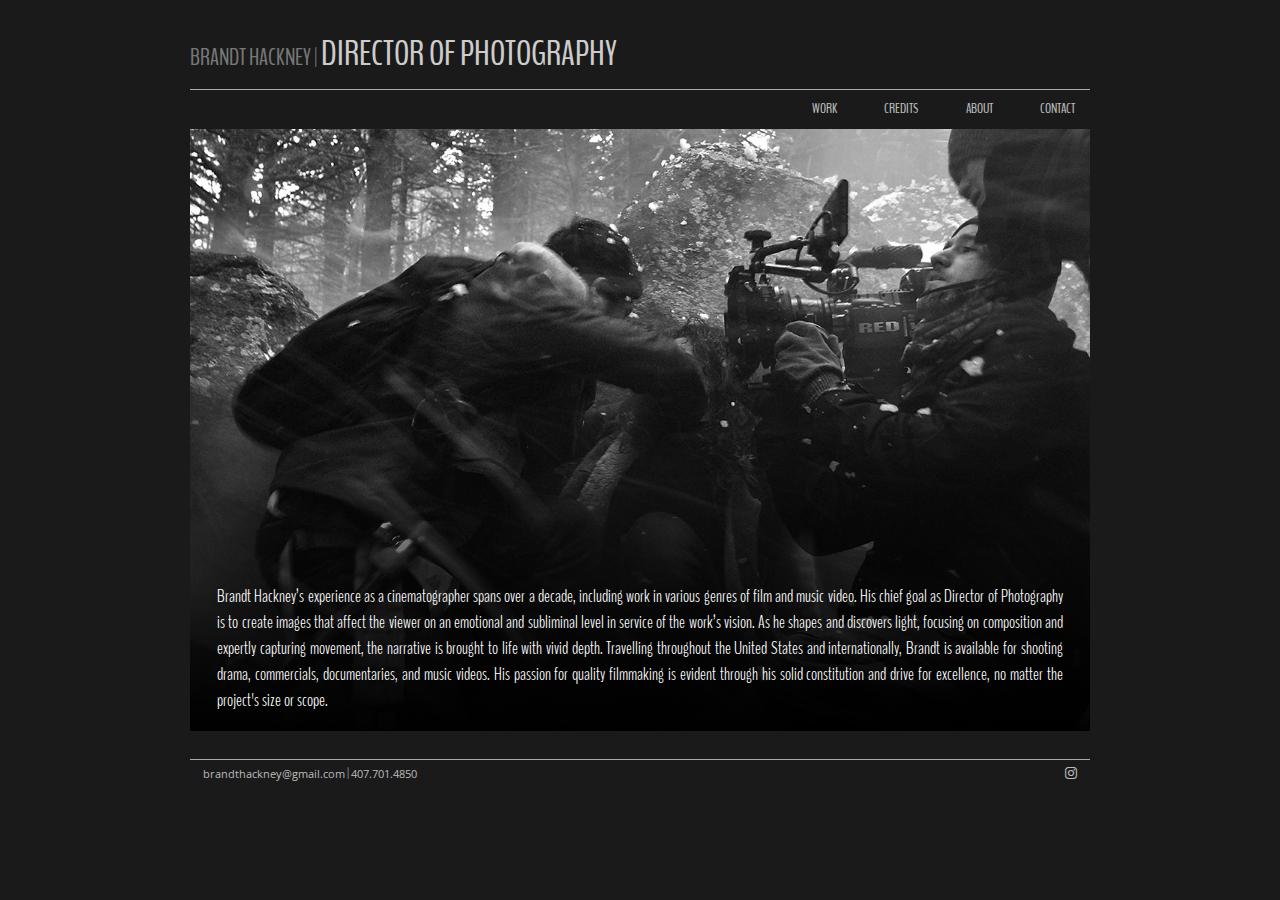
<file: about.html>
<!DOCTYPE html>
<html>   
  <meta charset="utf-8"> 
  <head>
<!--Tab Label-->
      <link rel="icon" type="image/png" href="img/favicon-32x32.png" sizes="32x32">
      <title>brandt hackney | DIRECTOR OF PHOTOGRAPHY</title>
<!--Stylesheet-->
      <link rel="stylesheet" href="css/normalize.css">
      <link rel="stylesheet" href="css/bootstrap.css">
      <link rel="stylesheet" href="css/style.css">
      <link href="https://fonts.googleapis.com/css?family=Open+Sans+Condensed:300" rel="stylesheet"> 
<!--Instagram Source Sheet-->
      <link rel="stylesheet" href="https://cdnjs.cloudflare.com/ajax/libs/font-awesome/4.7.0/css/font-awesome.min.css">
<!--Font stylesheet-->
      <link href="https://fonts.googleapis.com/css?family=BenchNine:300,400,700" rel="stylesheet"  type="text/css"> 
      <meta name="viewport" content="width=device-width, initial-scale=1.0">
    </head>
    <body>
      <div class="container">
        <div class="topper">
          <div class="page-header">
            <a href="index.html" id="logo">      
              <h1><small>BRANDT HACKNEY | </small> DIRECTOR OF PHOTOGRAPHY</h1>
            </a>
          </div>  
          <nav class="special">
            <ul class="nav nav-pills">
              <li><a href="work.html">WORK</a></li>
              <li><a href="brandt_hackney_credits.pdf" target="_blank">CREDITS</a></li>
              <li><a href="about.html">ABOUT</a></li>
              <li><a href="contact.html">CONTACT</a></li>
            </ul>
          </nav>
        </div>

      <div class="about-container"> 
          <img src="img/actionbrandtfade.jpg">
          <div class="about-paragraph">
            <p id="text">
            Brandt Hackney’s experience as a cinematographer spans over a decade, including work in various genres of film and music video.  His chief goal as Director of Photography is to create images that affect the viewer on an emotional and subliminal level in service of the work’s vision.  As he shapes and discovers light, focusing on composition and expertly capturing movement, the narrative is brought to life with vivid depth.  Travelling throughout the United States and internationally, Brandt is available for shooting drama, commercials, documentaries, and music videos.   His passion for quality filmmaking is evident through his solid constitution and drive for excellence, no matter the project's size or scope.
            </p>    
          </div>
      </div>
      <footer class="main-footer">
          <div class="row">
            <div class="col-xs-10">
              <span class="email"><a href="mailto:brandthackney@gmail.com">brandthackney@gmail.com</a></span> |
              <span class="phone"><a href="tel:">407.701.4850</a></span>
            </div>
            <div class="col-xs-2 text-right">
              <a href="https://www.instagram.com/b.r.a.n.d.t/" target="https://www.instagram.com/b.r.a.n.d.t">
                <i class="fa fa-instagram"></i>
              </a>
            </div>
          </div>
        </footer>
   </body>
  </html>
</file>
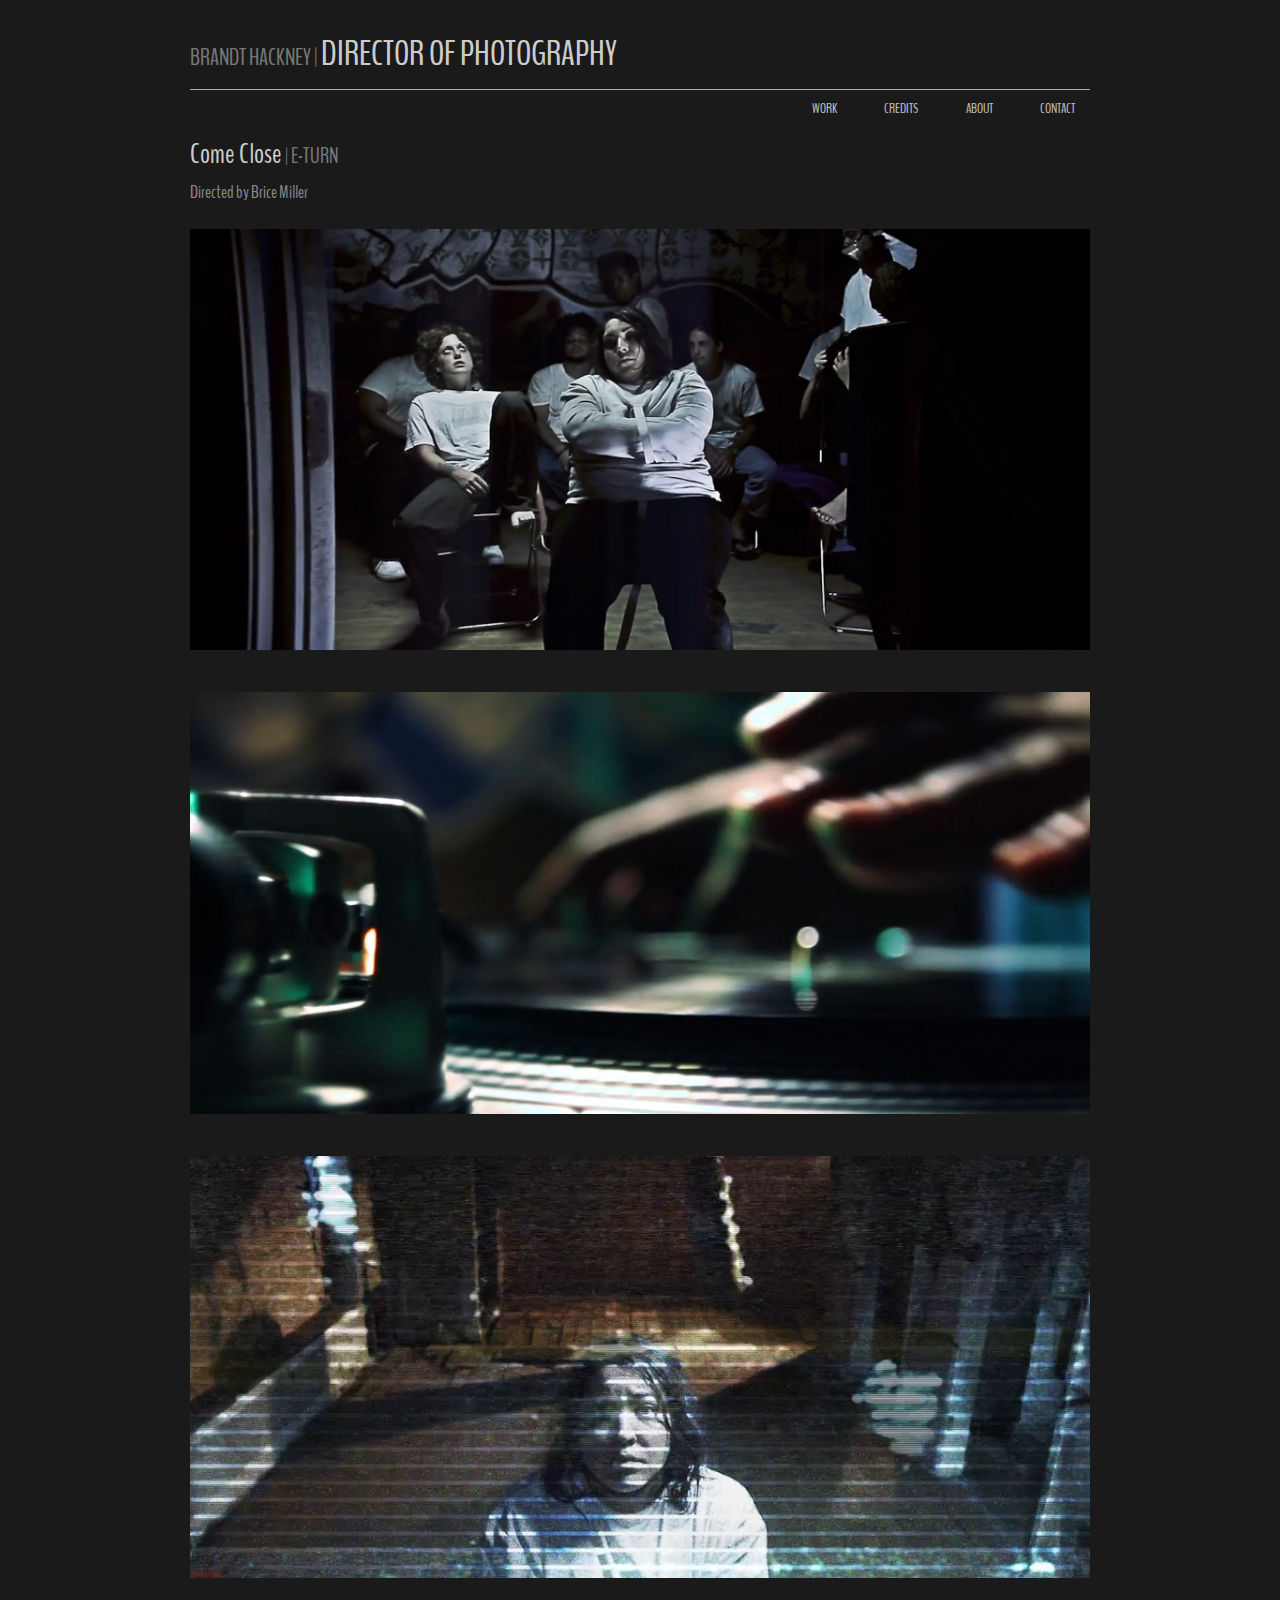
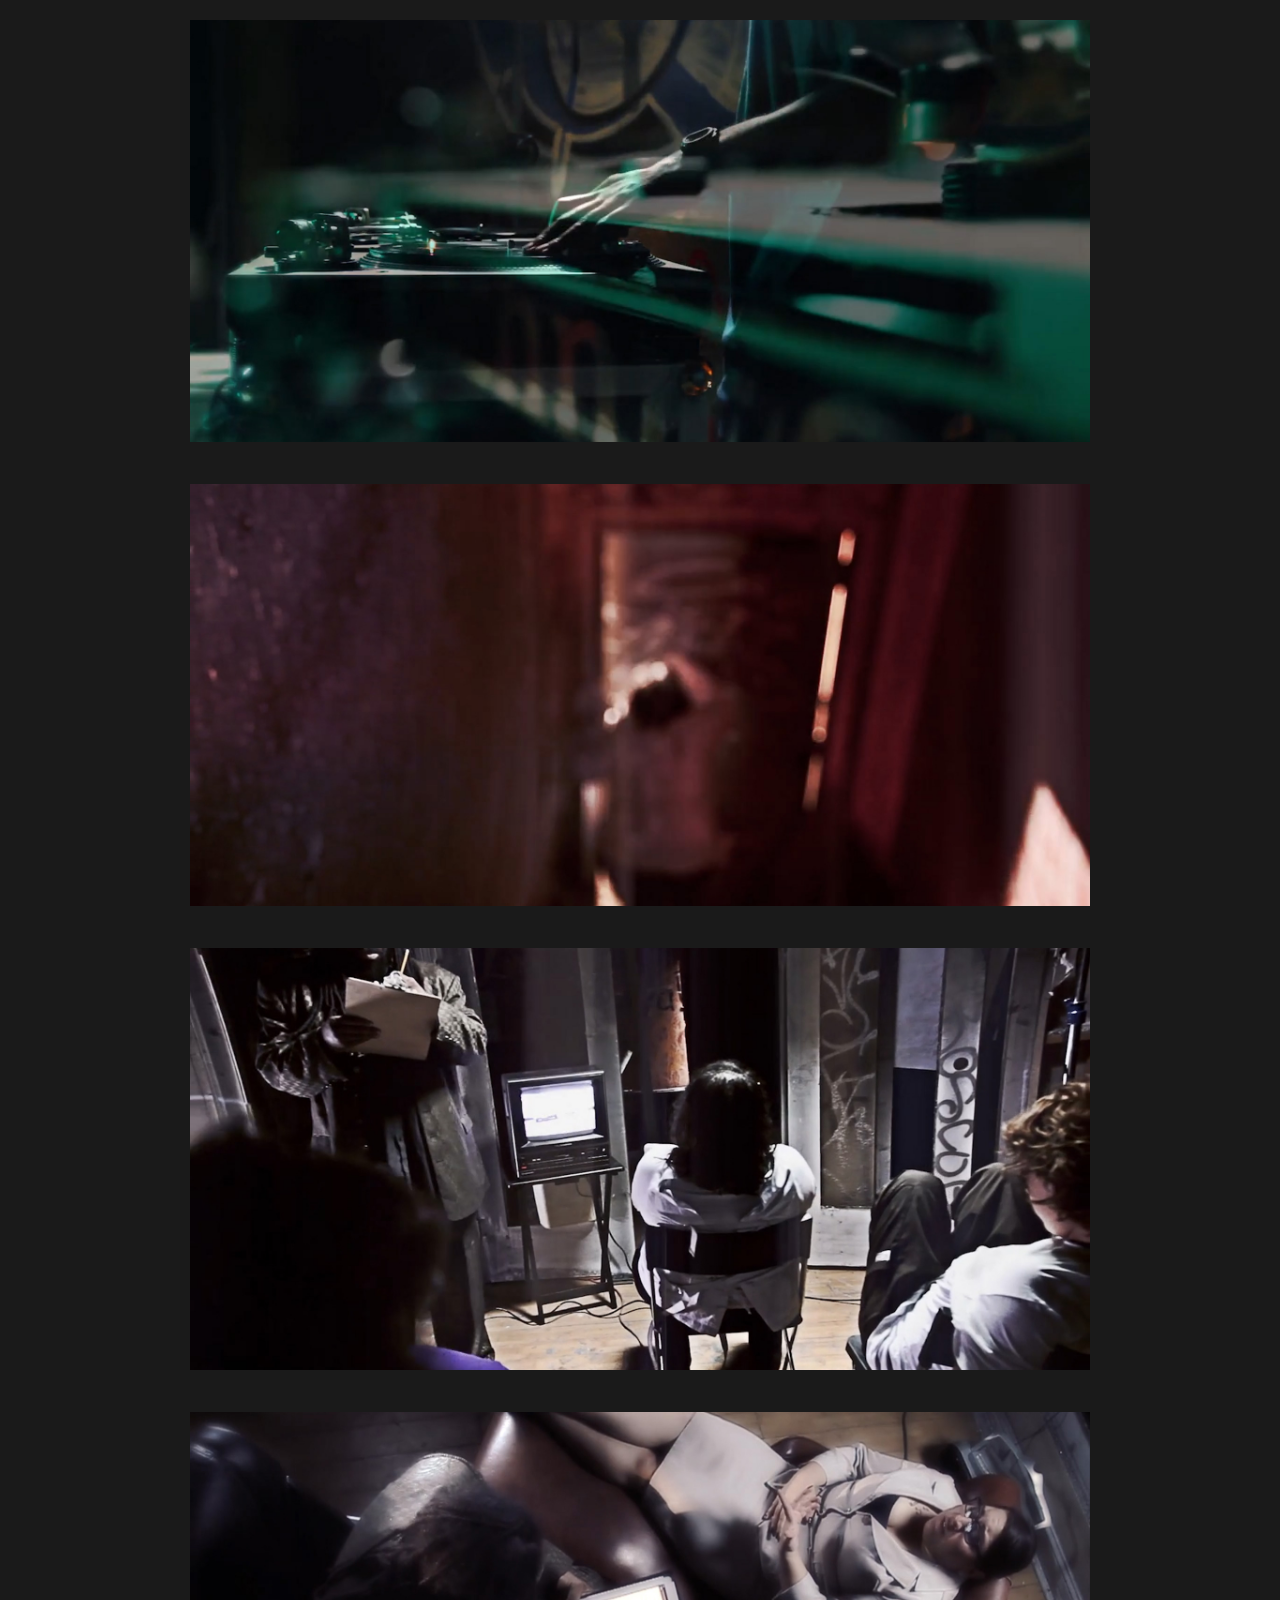
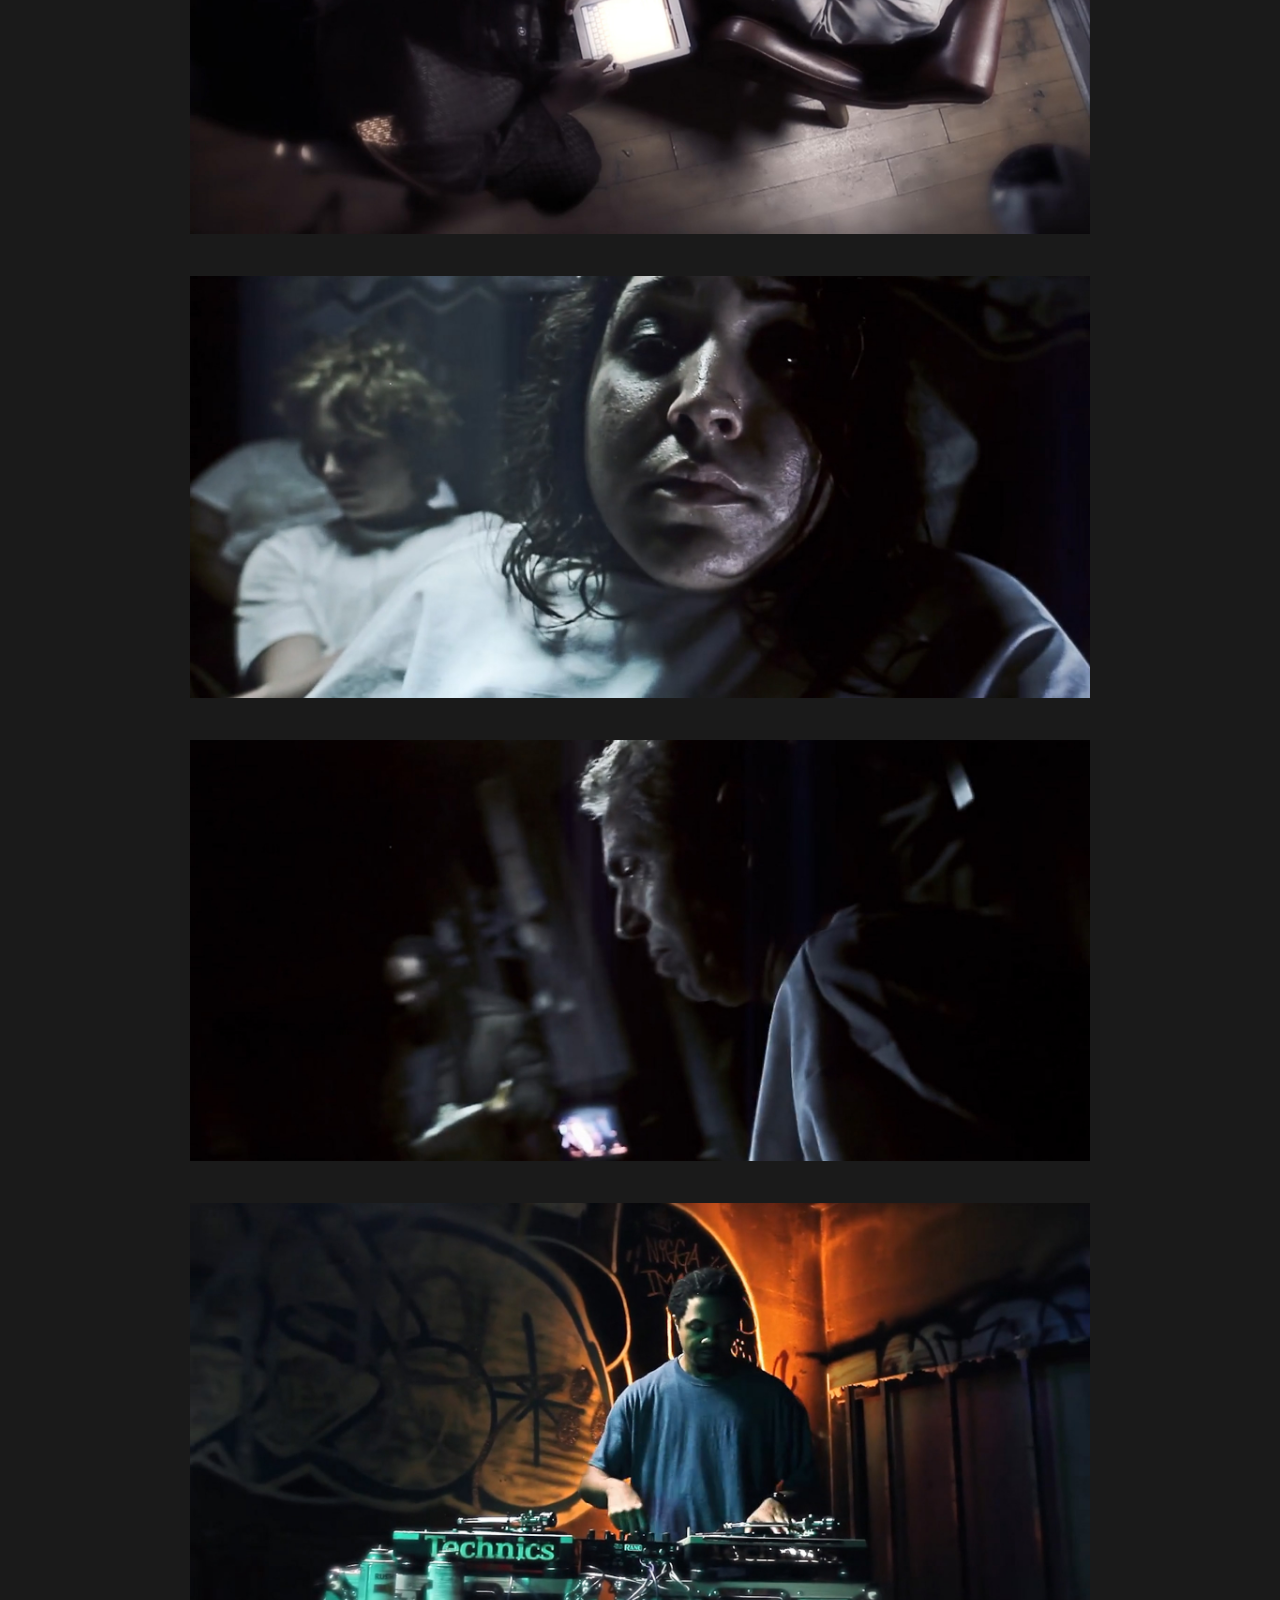
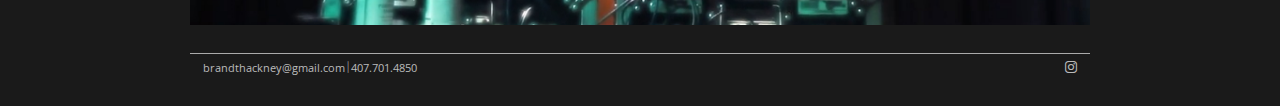
<file: comeClose.html>
<!DOCTYPE html>
<html>   
  <meta charset="utf-8"> 
  <head>
<!--Tab Label-->
    <link rel="icon" type="image/png" href="img/favicon-32x32.png" sizes="32x32" />
    <title>brandt hackney | DIRECTOR OF PHOTOGRAPHY</title>
<!--Stylesheet-->
    <link rel="stylesheet" href="css/normalize.css">
    <link rel="stylesheet" href="css/bootstrap.css">
    <link rel="stylesheet" href="css/style.css">
    <link href="https://fonts.googleapis.com/css?family=Open+Sans+Condensed:300" rel="stylesheet"> 
<!--Instagram Source Sheet-->
    <link rel="stylesheet" href="https://cdnjs.cloudflare.com/ajax/libs/font-awesome/4.7.0/css/font-awesome.min.css">
<!--Font stylesheet-->
    <link href="https://fonts.googleapis.com/css?family=BenchNine:300,400,700" rel="stylesheet"  type="text/css"> 
    <meta name="viewport" content="width=device-width, initial-scale=1.0">
  </head>
  <body>
    <div class="container">
      <div class="topper">
        <div class="page-header">
          <a href="index.html" id="logo">      
            <h1><small>BRANDT HACKNEY | </small> DIRECTOR OF PHOTOGRAPHY</h1>
          </a>
        </div>
      <nav class="special">
        <ul class="nav nav-pills">
          <li><a href="work.html">WORK</a></li>
          <li><a href="brandt_hackney_credits.pdf" target="_blank">CREDITS</a></li>
          <li><a href="about.html">ABOUT</a></li>
          <li><a href="contact.html">CONTACT</a></li>
          </ul>
        </nav>
      </div>

      <div class="details">
        <div class="col-sm-12">
          <h4>Come Close<small> | E-TURN</small></h4>
          <p>Directed by Brice Miller</p>
        </div>
      </div>



      <div class="col-sm-12">
        <div class="screencap">
          <div class="img-responsive center-block">
            <img src="works/comeClose/insaneposse.jpg">      
          </div>
        </div>
      </div>

        <div class="col-sm-12">
        <div class="screencap">
         <div class="img-responsive center-block">
          <img src="works/comeClose/upcloseturn.jpg">      
      </div>
      </div>
      </div>

        <div class="col-sm-12">
        <div class="screencap">
         <div class="img-responsive center-block">
          <img src="works/comeClose/monitor.jpg">      
      </div>
      </div>
      </div>

      <div class="col-sm-12">
        <div class="screencap">
         <div class="img-responsive center-block">
          <img src="works/comeClose/turntablefade.jpg">  
      </div>
      </div>
      </div>

        <div class="col-sm-12">
        <div class="screencap">
         <div class="img-responsive center-block">
          <img src="works/comeClose/doorway.jpg">          
        </div>
      </div>
      </div>

        <div class="col-sm-12">
        <div class="screencap">
         <div class="img-responsive center-block">
          <img src="works/comeClose/viewing.jpg">      
      </div>
      </div>
      </div>

      <div class="col-sm-12">
        <div class="screencap">
         <div class="img-responsive center-block">
          <img src="works/comeClose/therapy.jpg">      
      </div>
      </div>
      </div>

        <div class="col-sm-12">
        <div class="screencap">
         <div class="img-responsive center-block">
          <img src="works/comeClose/upclose.jpg">      
      </div>
      </div>
      </div>

        <div class="col-sm-12">
        <div class="screencap">
         <div class="img-responsive center-block">
          <img src="works/comeClose/dude.jpg">      
      </div>
      </div>
      </div>


      <div class="col-sm-12">
        <div class="screencap">
         <div class="img-responsive center-block">
          <img src="works/comeClose/dj.jpg">      
      </div>
      </div>
      </div>

      <footer class="main-footer">
          <div class="row">
            <div class="col-xs-10">
              <span class="email"><a href="mailto:brandthackney@gmail.com">brandthackney@gmail.com</a></span> |
              <span class="phone"><a href="tel:">407.701.4850</a></span>
            </div>
            <div class="col-xs-2 text-right">
              <a href="https://www.instagram.com/b.r.a.n.d.t/" target="https://www.instagram.com/b.r.a.n.d.t">
                <i class="fa fa-instagram"></i>
              </a>
            </div>
          </div>
        </footer>
   </body>
  </html>
</file>
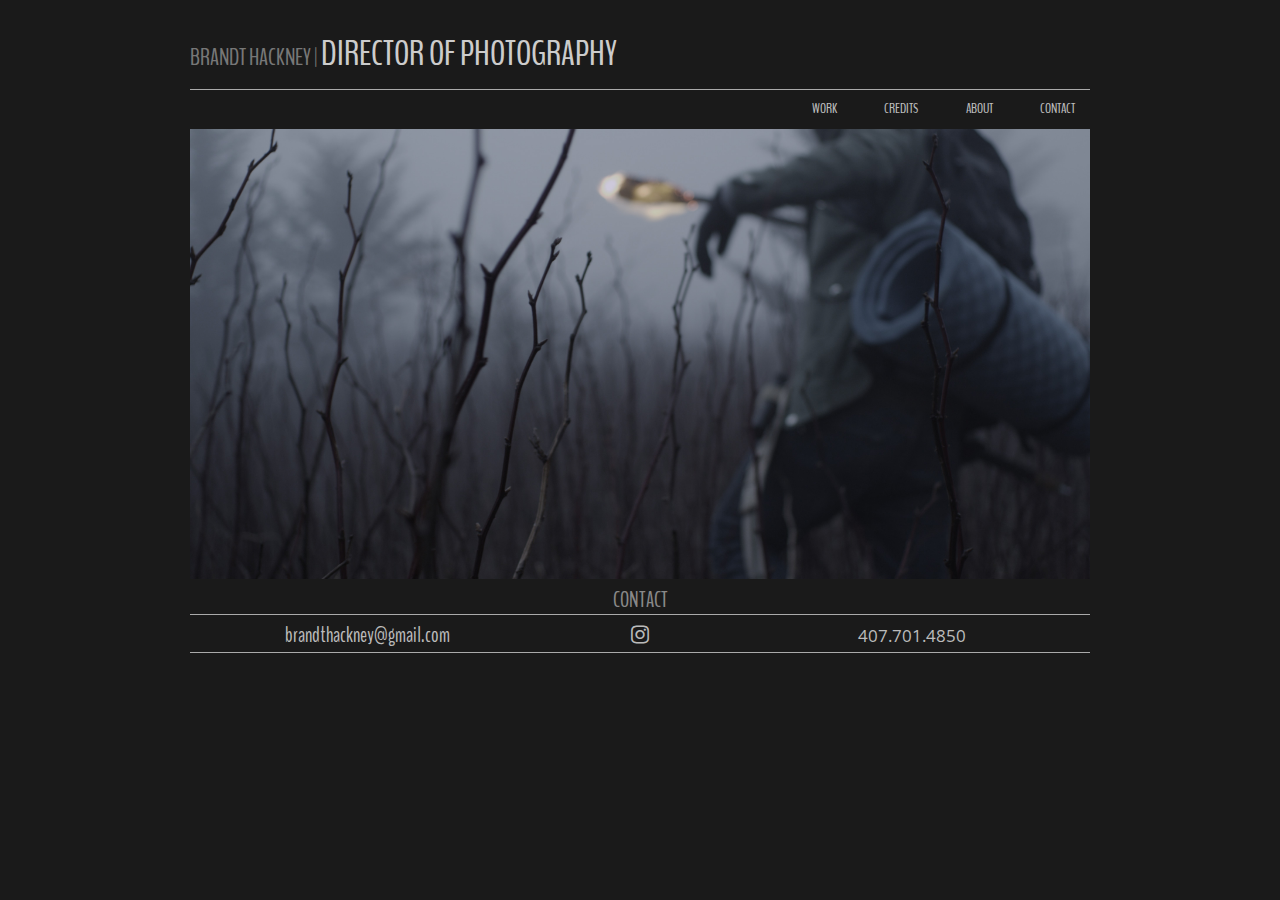
<file: contact.html>
<!DOCTYPE Html>
<html>
  <meta charset="utf-8"> 
  <head>
<!--Browser Tab-->
    <link rel="icon" type="image/png" href="img/favicon-32x32.png" sizes="32x32">
    <title>brandt hackney | DIRECTOR OF PHOTOGRAPHY</title>
<!--Stylesheet-->
    <link rel="stylesheet" href="css/normalize.css">
    <link rel="stylesheet" href="css/bootstrap.css">
    <link rel="stylesheet" href="css/style.css">
    <link href="https://fonts.googleapis.com/css?family=Open+Sans+Condensed:300" rel="stylesheet"> 
<!--Instagram Source Sheet-->
    <link rel="stylesheet" href="https://cdnjs.cloudflare.com/ajax/libs/font-awesome/4.7.0/css/font-awesome.min.css">
<!--Font stylesheet-->
    <link href="https://fonts.googleapis.com/css?family=BenchNine:300,400,700" rel="stylesheet" type="text/css"> 
    <meta name="viewport" content="width=device-width, initial-scale=1.0">
  </head>
  <body>
<!--Overall Container for Content Centering-->
    <div class="container">
      <div class="topper">
        <div class="page-header">
          <a href="index.html" id="logo">      
            <h1><small>BRANDT HACKNEY | </small> DIRECTOR OF PHOTOGRAPHY</h1>
          </a>
        </div>
        <nav class="special">
          <ul class="nav nav-pills">
            <li><a href="work.html">WORK</a></li>
            <li><a href="brandt_hackney_credits.pdf" target="_blank">CREDITS</a></li>
            <li><a href="about.html">ABOUT</a></li>
            <li><a href="contact.html">CONTACT</a></li>
          </ul>
        </nav>
      </div>
      <div class="torchimage">
        <div class="img-responsive center-block">
          <a href="img/torch.jpg">
          <img src="img/torch.jpg" alt="">
          </a>
        </div>
      </div>
      
        <div class="col-md-12 text-center">
<!--Emphasis Though Info is on All Other Pages-->
          <h2>CONTACT</h2>
        </div>
    
<!--Footer Adjusted for Greater Attention than on other Pages-->
      <div class="methods">
        <footer class="main-footer">      
        
            <div class="col-sm-4 text-center">
              <a href="mailto:brandthackney@gmail.com">brandthackney@gmail.com</a>
            </div>
            <div class="col-sm-4 text-center">
              <a href="https://www.instagram.com/b.r.a.n.d.t/" target="https://www.instagram.com/b.r.a.n.d.t/">
                <i class="fa fa-instagram"></i>
              </a>
            </div>
            <div class="col-sm-4 text-center">
              <span class="phone"><a href="tel:">407.701.4850</a></span>
            </div>
       
        </div>        
      </div>
    </footer>
  </body>
</html>
</file>
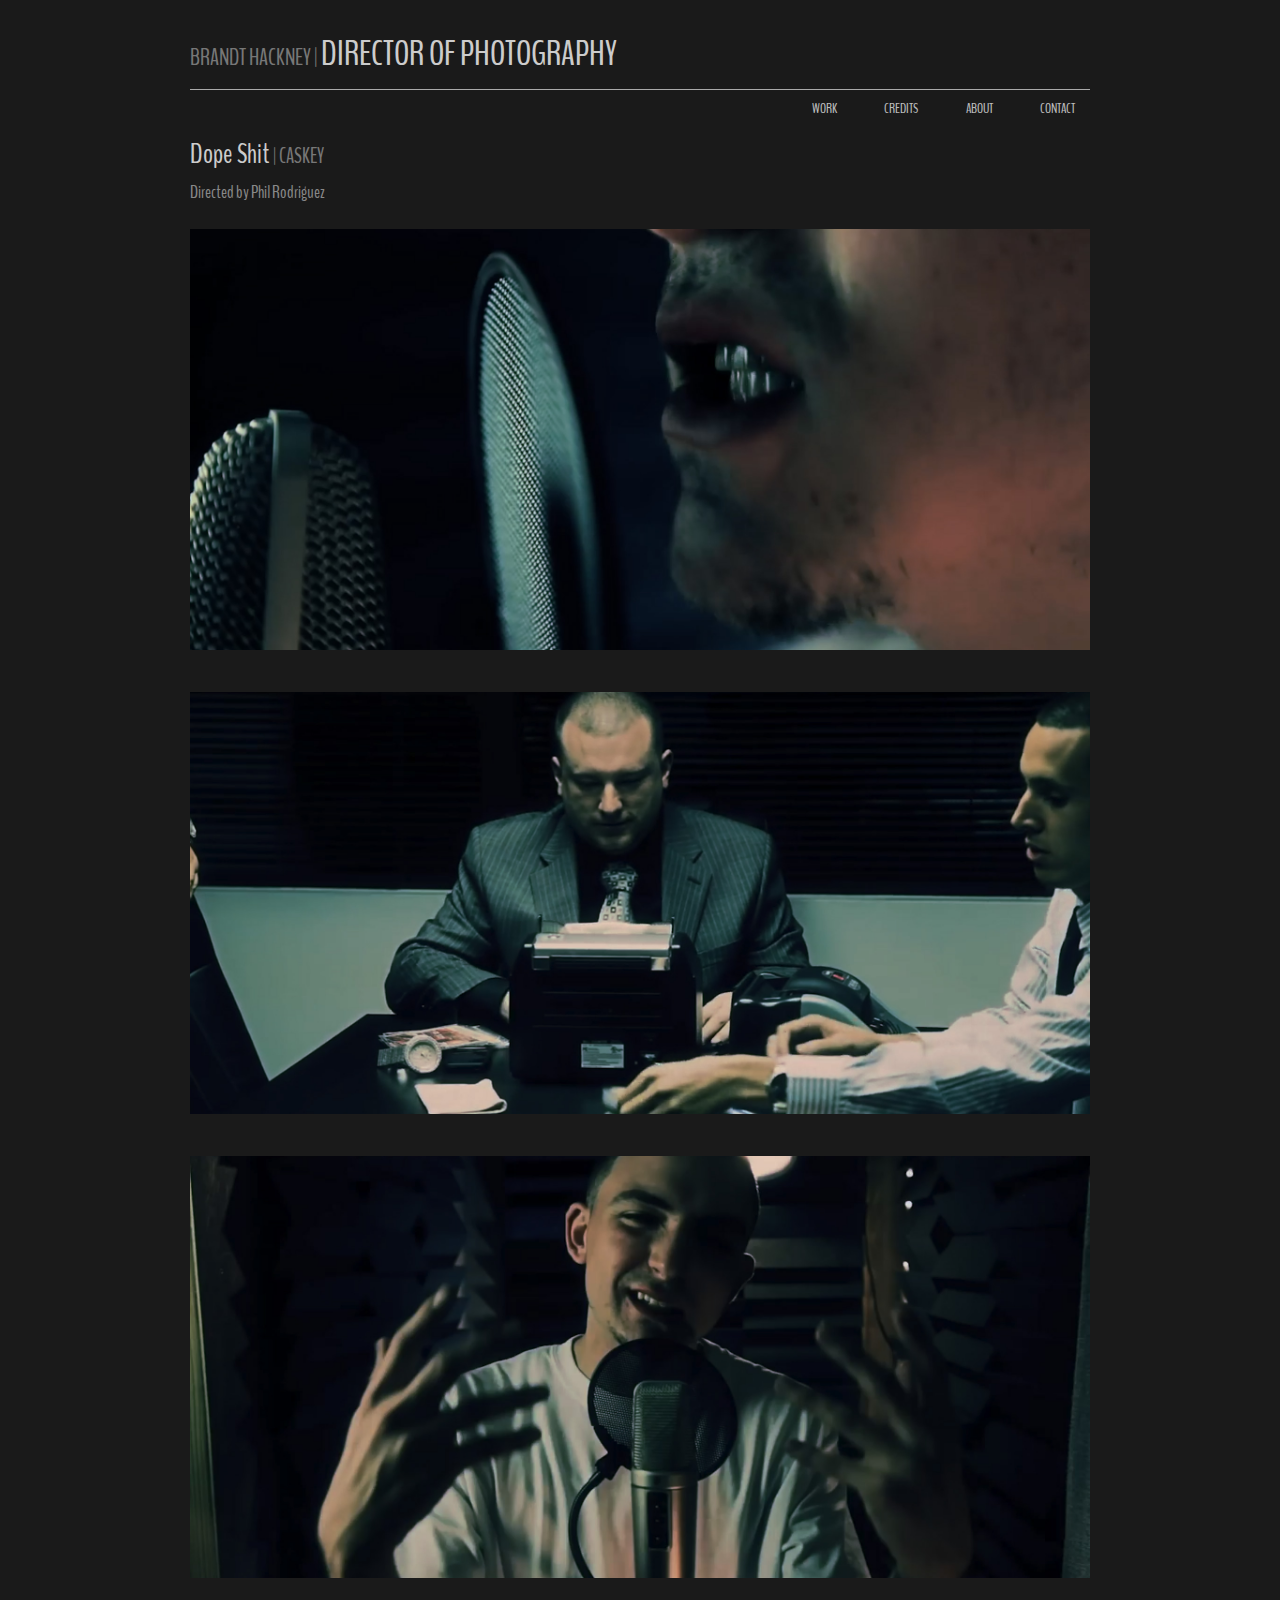
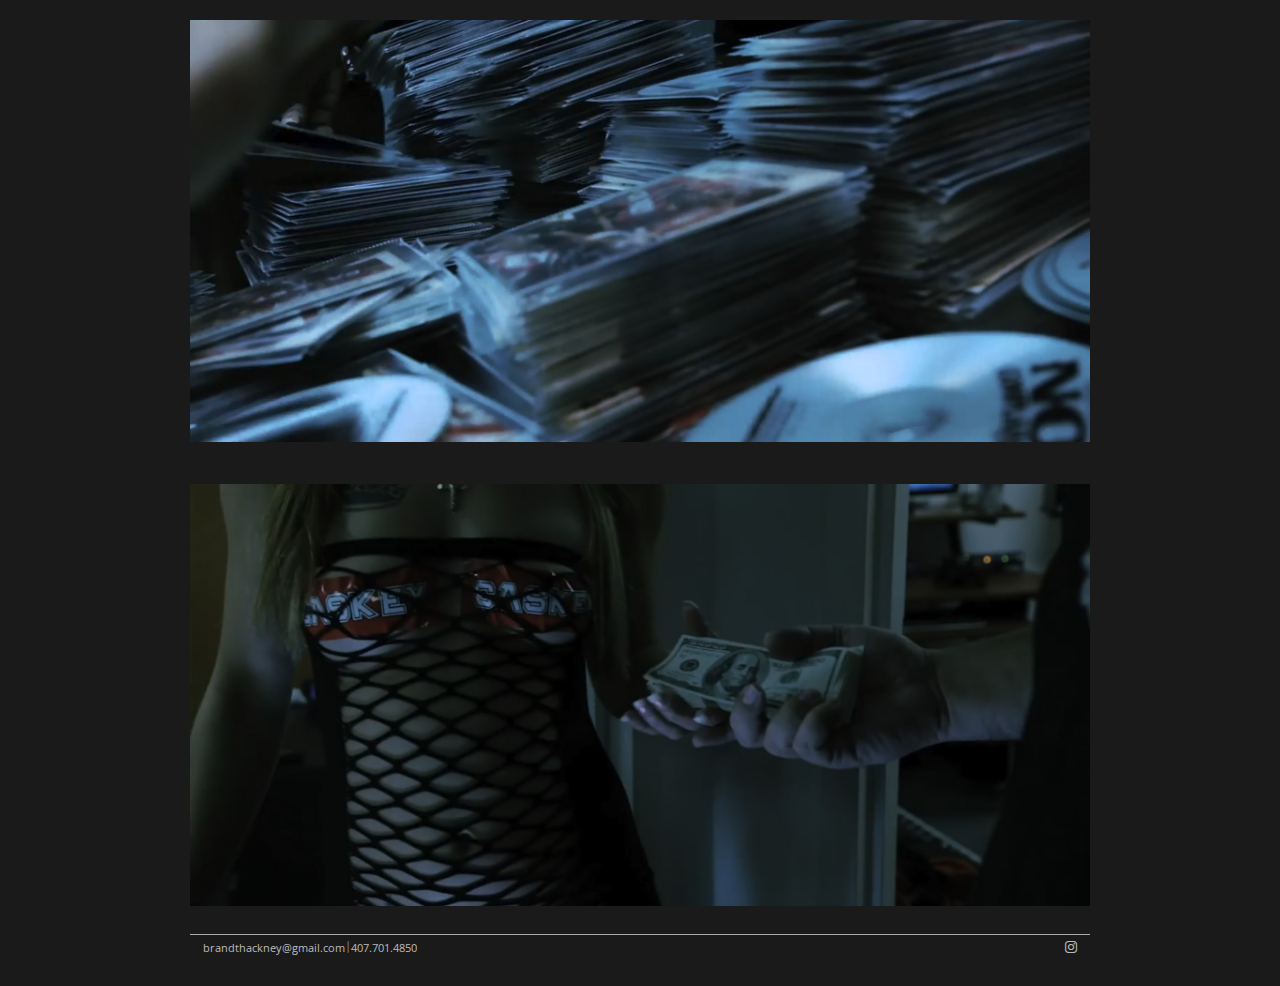
<file: dopeShit.html>
<!DOCTYPE html>
<html>   
  <meta charset="utf-8"> 
  <head>
<!--Tab Label-->
    <link rel="icon" type="image/png" href="img/favicon-32x32.png" sizes="32x32" />
    <title>brandt hackney | DIRECTOR OF PHOTOGRAPHY</title>
<!--Stylesheet-->
    <link rel="stylesheet" href="css/normalize.css">
    <link rel="stylesheet" href="css/bootstrap.css">
    <link rel="stylesheet" href="css/style.css">
    <link href="https://fonts.googleapis.com/css?family=Open+Sans+Condensed:300" rel="stylesheet"> 
<!--Instagram Source Sheet-->
    <link rel="stylesheet" href="https://cdnjs.cloudflare.com/ajax/libs/font-awesome/4.7.0/css/font-awesome.min.css">
<!--Font stylesheet-->
    <link href="https://fonts.googleapis.com/css?family=BenchNine:300,400,700" rel="stylesheet"  type="text/css"> 
    <meta name="viewport" content="width=device-width, initial-scale=1.0">
  </head> 
  <body>
    <div class="container">
      <div class="topper">
        <div class="page-header">
          <a href="index.html" id="logo">      
            <h1><small>BRANDT HACKNEY | </small> DIRECTOR OF PHOTOGRAPHY</h1>
          </a>
        </div>
      <nav class="special">
        <ul class="nav nav-pills">
          <li><a href="work.html">WORK</a></li>
          <li><a href="brandt_hackney_credits.pdf" target="_blank">CREDITS</a></li>
          <li><a href="about.html">ABOUT</a></li>
          <li><a href="contact.html">CONTACT</a></li>
          </ul>
        </nav>
        </div>

      <div class="details">
        <div class="col-sm-12">
          <h4>Dope Shit<small> | CASKEY</small></h4>
          <p>Directed by Phil Rodriguez</p>
        </div>
        </div>
    


      <div class="col-sm-12">
        <div class="screencap">
         <div class="img-responsive center-block">
          <img src="works/dopeShit/grit.jpg">      
      </div>
      </div>
      </div>

        <div class="col-sm-12">
        <div class="screencap">
         <div class="img-responsive center-block">
          <img src="works/dopeShit/count.jpg">      
      </div>
      </div>
      </div>

        <div class="col-sm-12">
        <div class="screencap">
         <div class="img-responsive center-block">
          <img src="works/dopeShit/mic.jpg">      
      </div>
      </div>
      </div>
  

      <div class="col-sm-12">
        <div class="screencap">
         <div class="img-responsive center-block">
          <img src="works/dopeShit/stacks.jpg">      
      </div>
      </div>
      </div>

        <div class="col-sm-12">
        <div class="screencap">
         <div class="img-responsive center-block">
          <img src="works/dopeShit/nets.jpg">      
      </div>
      </div>
      </div>

        <footer class="main-footer">
          <div class="row">
            <div class="col-xs-10">
              <span class="email"><a href="mailto:brandthackney@gmail.com">brandthackney@gmail.com</a></span> |
              <span class="phone"><a href="tel:">407.701.4850</a></span>
            </div>
            <div class="col-xs-2 text-right">
              <a href="https://www.instagram.com/b.r.a.n.d.t/" target="https://www.instagram.com/b.r.a.n.d.t">
                <i class="fa fa-instagram"></i>
              </a>
            </div>
          </div>
        </footer>
   </body>
  </html>
</file>
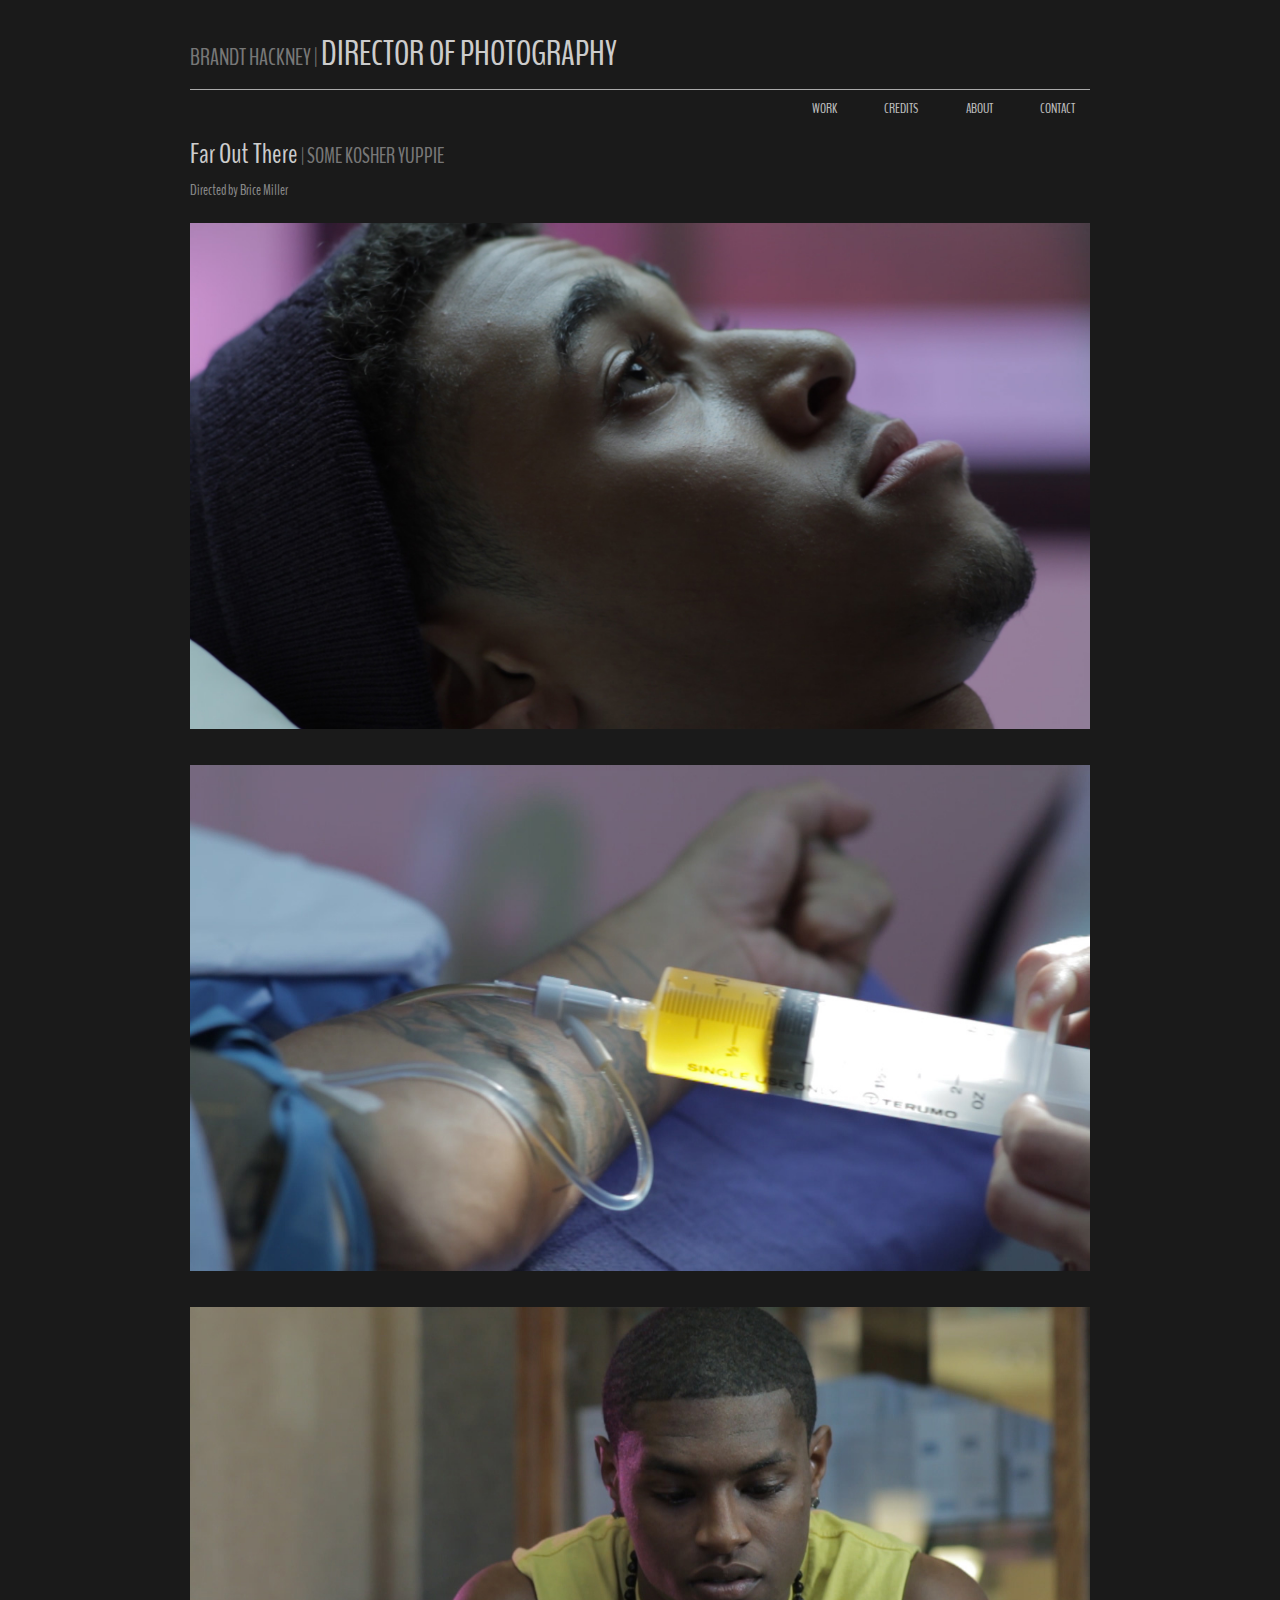
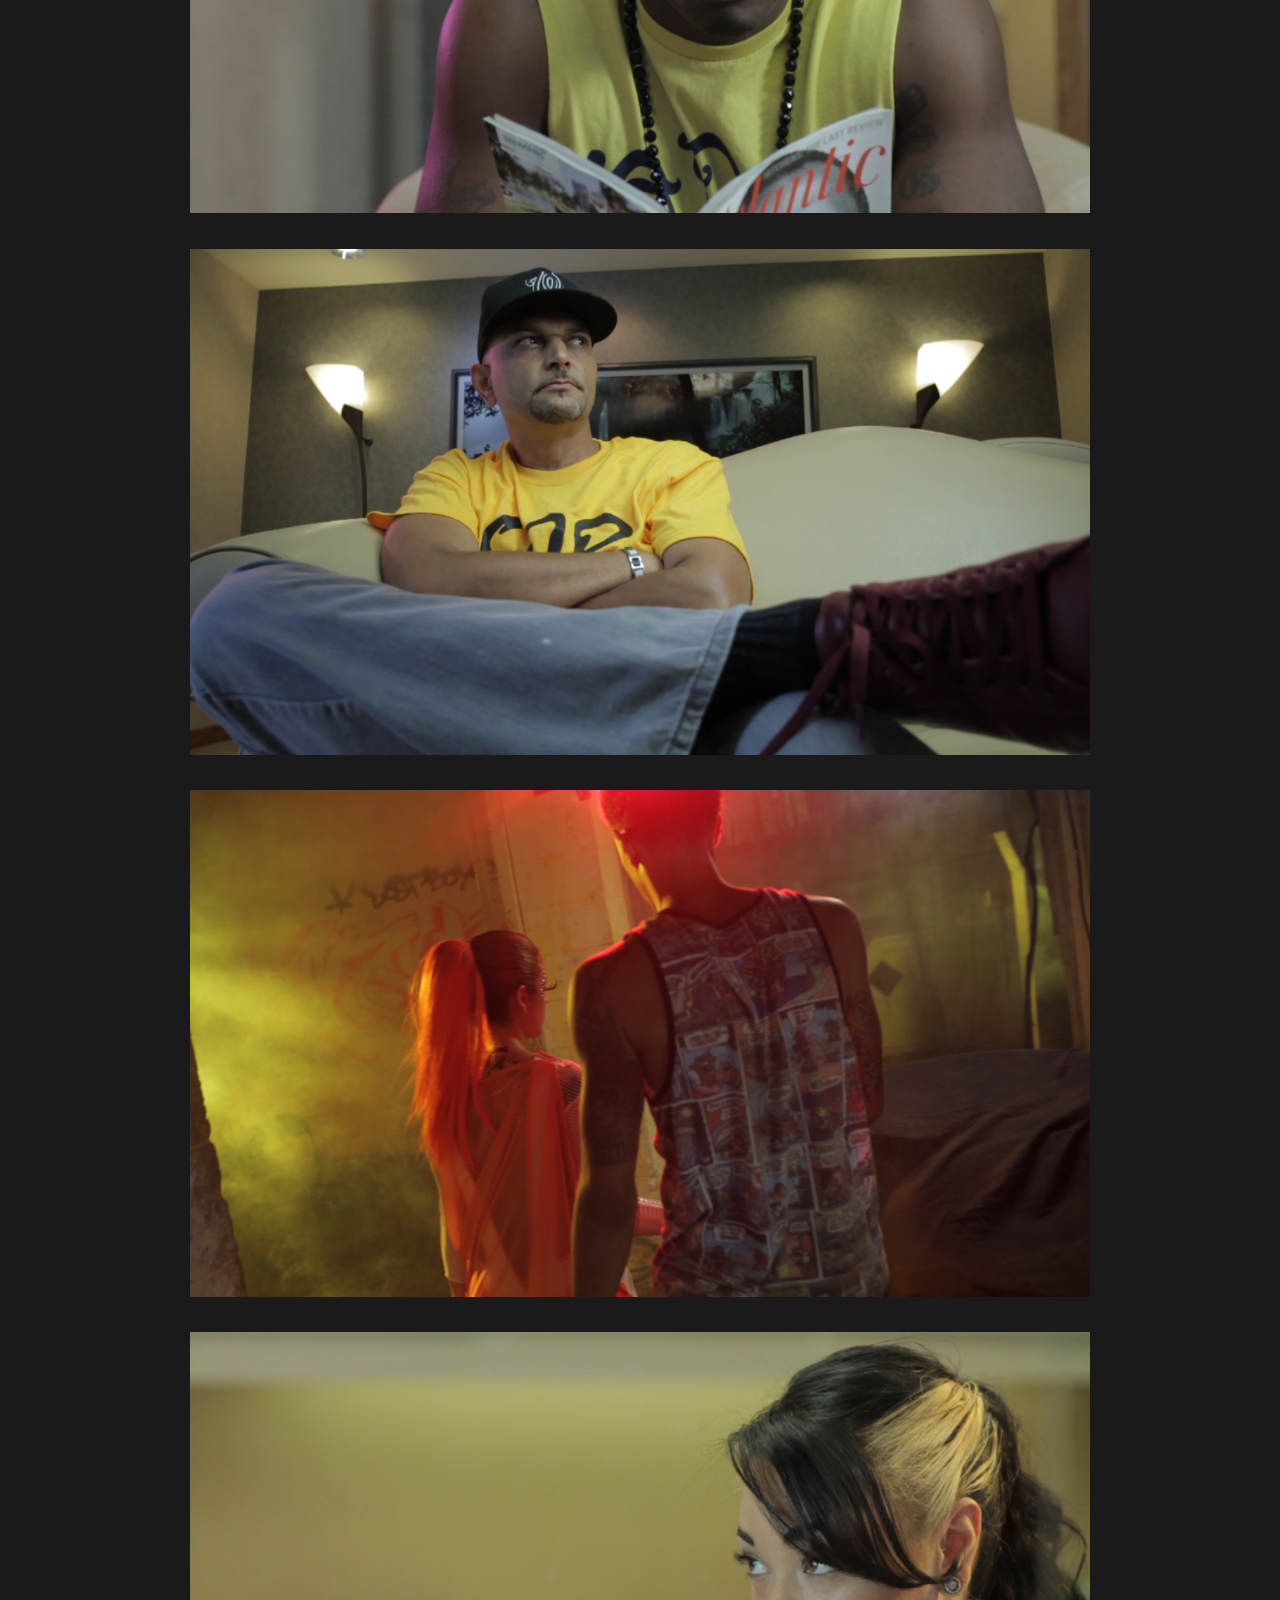
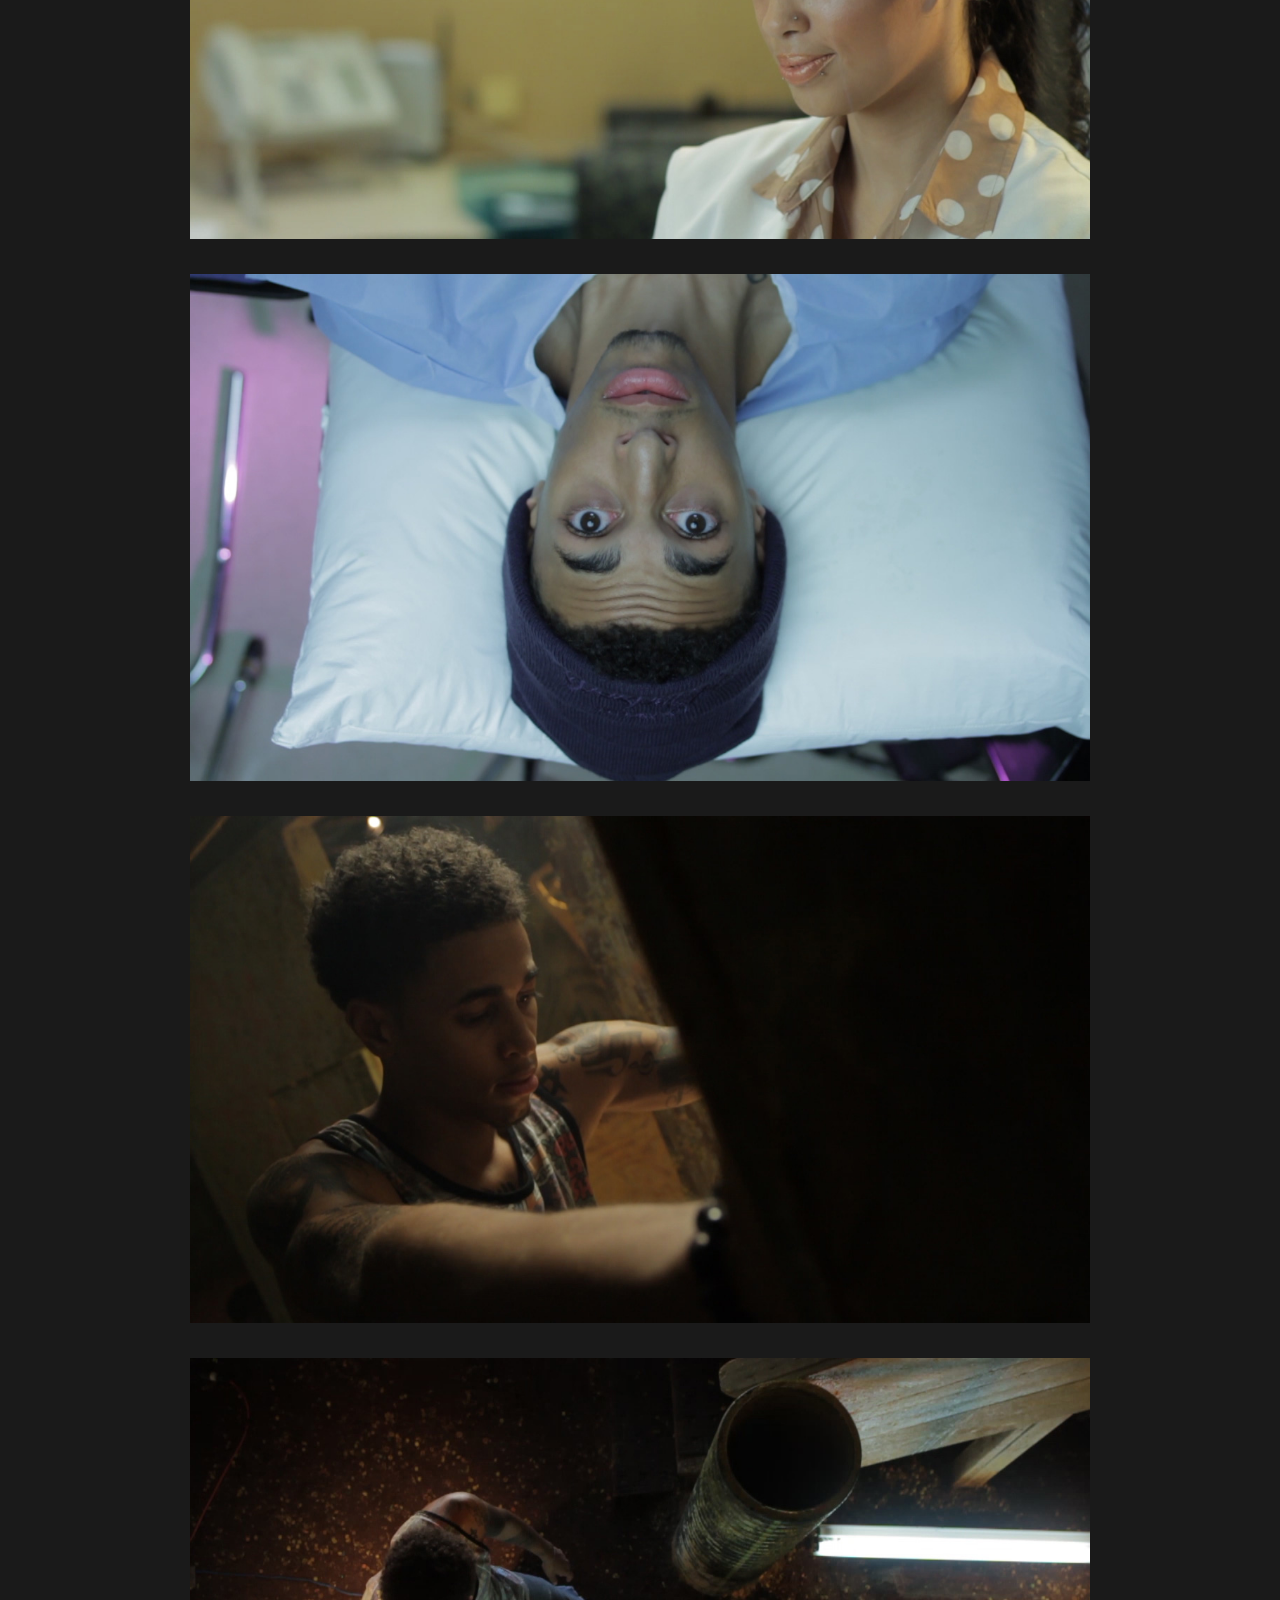
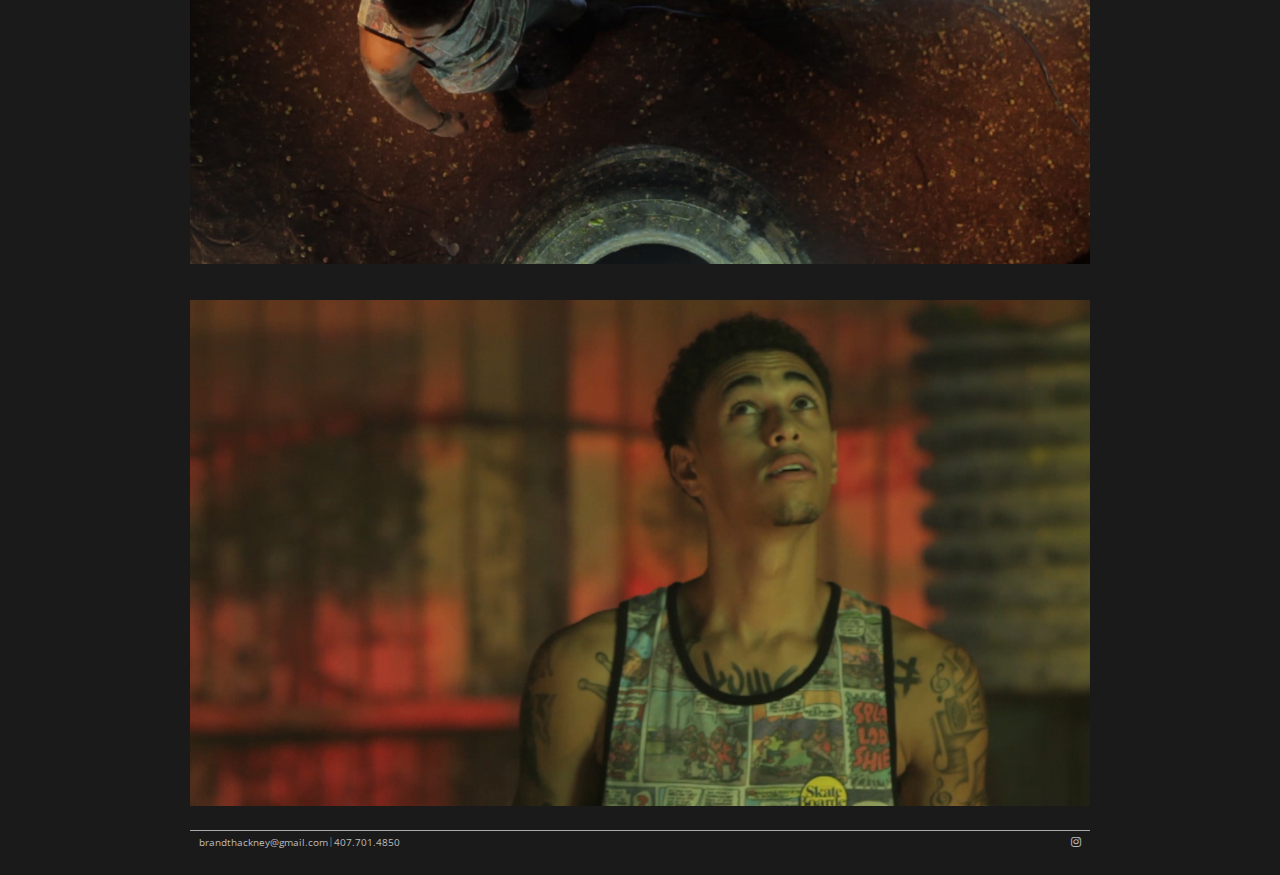
<file: farOutThere.html>
<!DOCTYPE html>
<html>   
  <meta charset="utf-8"> 
  <head>
<!--Tab Label-->
    <link rel="icon" type="image/png" href="img/favicon-32x32.png" sizes="32x32" />
    <title>brandt hackney | DIRECTOR OF PHOTOGRAPHY</title>
<!--Stylesheet-->
    <link rel="stylesheet" href="css/normalize.css">
    <link rel="stylesheet" href="css/bootstrap.css">
    <link rel="stylesheet" href="css/style.css">
    <link href="https://fonts.googleapis.com/css?family=Open+Sans+Condensed:300" rel="stylesheet"> 
<!--Instagram Source Sheet-->
    <link rel="stylesheet" href="https://cdnjs.cloudflare.com/ajax/libs/font-awesome/4.7.0/css/font-awesome.min.css">
<!--Font stylesheet-->
    <link href="https://fonts.googleapis.com/css?family=BenchNine:300,400,700" rel="stylesheet"  type="text/css"> 
    <meta name="viewport" content="width=device-width, initial-scale=1.0">
  </head>
  <body>
    <div class="container">
      <div class="topper">
        <div class="page-header">
          <a href="index.html" id="logo">      
            <h1><small>BRANDT HACKNEY | </small> DIRECTOR OF PHOTOGRAPHY</h1>
          </a>
        </div>
      <nav class="special">
        <ul class="nav nav-pills">
          <li><a href="work.html">WORK</a></li>
          <li><a href="brandt_hackney_credits.pdf" target="_blank">CREDITS</a></li>
          <li><a href="about.html">ABOUT</a></li>
          <li><a href="contact.html">CONTACT</a></li>
          </ul>
        </nav>
        </div>

        <div class="details">
        <div class="col-sm-12">
          <h4>Far Out There<small> | SOME KOSHER YUPPIE</h4>
          <p>Directed by Brice Miller</p>
        </div>
        </div>

      <div class="col-sm-12">
        <div class="screencap">
         <div class="img-responsive center-block">
          <img src="works/farOutThere/think.jpg">      
      </div>
      </div>
      </div>

        <div class="col-sm-12">
        <div class="screencap">
         <div class="img-responsive center-block">
          <img src="works/farOutThere/shot.jpg">      
      </div>
      </div>
      </div>

        <div class="col-sm-12">
        <div class="screencap">
         <div class="img-responsive center-block">
          <img src="works/farOutThere/read.jpg">      
      </div>
      </div>
      </div>

      <div class="col-sm-12">
        <div class="screencap">
         <div class="img-responsive center-block">
          <img src="works/farOutThere/leg.jpg">      
      </div>
      </div>
      </div>

        <div class="col-sm-12">
        <div class="screencap">
         <div class="img-responsive center-block">
          <img src="works/farOutThere/follow.jpg">      
      </div>
      </div>
      </div>

        <div class="col-sm-12">
        <div class="screencap">
         <div class="img-responsive center-block">
          <img src="works/farOutThere/dots.jpg">      
      </div>
      </div>
      </div>

      <div class="col-sm-12">
        <div class="screencap">
         <div class="img-responsive center-block">
          <img src="works/farOutThere/eyes.jpg">      
      </div>
      </div>
      </div>

        <div class="col-sm-12">
        <div class="screencap">
         <div class="img-responsive center-block">
          <img src="works/farOutThere/push.jpg">      
      </div>
      </div>
      </div>

        <div class="col-sm-12">
        <div class="screencap">
         <div class="img-responsive center-block">
          <img src="works/farOutThere/below.jpg">      
      </div>
      </div>
      </div>

      <div class="col-sm-12">
        <div class="screencap">
         <div class="img-responsive center-block">
          <img src="works/farOutThere/lookup.jpg">      
      </div>
      </div>
      </div>

      <footer class="main-footer">
          <div class="row">
            <div class="col-xs-10">
              <span class="email"><a href="mailto:brandthackney@gmail.com">brandthackney@gmail.com</a></span> |
              <span class="phone"><a href="tel:">407.701.4850</a></span>
            </div>
            <div class="col-xs-2 text-right">
              <a href="https://www.instagram.com/b.r.a.n.d.t/" target="https://www.instagram.com/b.r.a.n.d.t">
                <i class="fa fa-instagram"></i>
              </a>
            </div>
          </div>
        </footer>
   </body>
  </html>
</file>
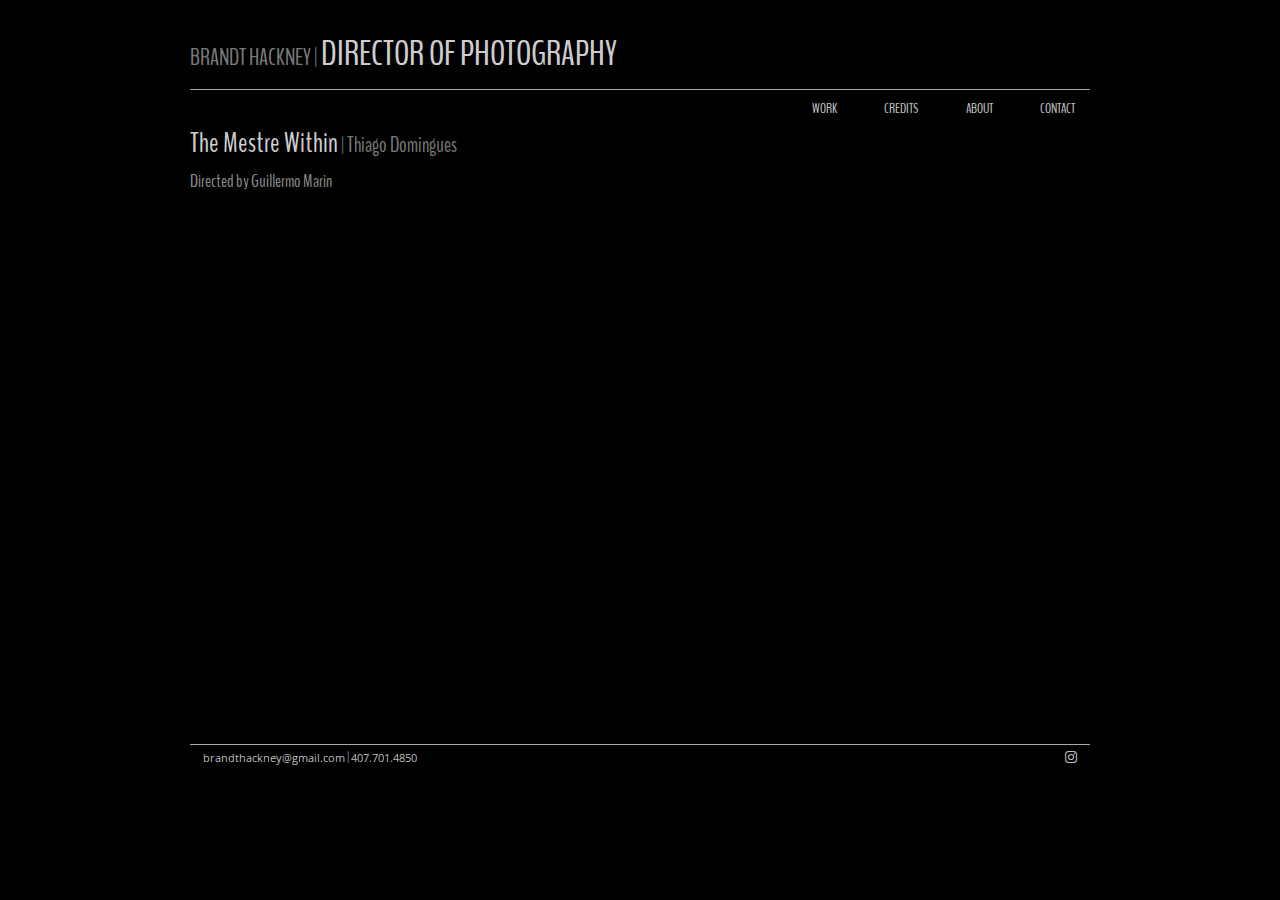
<file: mestre.html>
<!DOCTYPE Html>
<html>
  <meta charset="utf-8"> 
  <head>
<!--Browser Tab-->
    <link rel="icon" type="image/png" href="img/favicon-32x32.png" sizes="32x32">
    <title>brandt hackney | DIRECTOR OF PHOTOGRAPHY</title>
<!--Stylesheet-->
    <link rel="stylesheet" href="css/normalize.css">
    <link rel="stylesheet" href="css/bootstrap.css">
    <link rel="stylesheet" href="css/style.css">
<!--Instagram Source Sheet-->
    <link rel="stylesheet" href="https://cdnjs.cloudflare.com/ajax/libs/font-awesome/4.7.0/css/font-awesome.min.css">
<!--Font stylesheet-->
    <link href="https://fonts.googleapis.com/css?family=BenchNine:300,400,700" rel="stylesheet" type="text/css">
    <link href="https://fonts.googleapis.com/css?family=Open+Sans+Condensed:300" rel="stylesheet"> 
    <meta name="viewport" content="width=device-width, initial-scale=1.0">
  </head>
  <body id="reelbody"><!--Overall Container for Content Centering-->
    <div class="container">
      <div class="topper">
      <div class="page-header">
        <a href="index.html" id="logo">      
          <h1><small>BRANDT HACKNEY | </small> DIRECTOR OF PHOTOGRAPHY</h1>
        </a>
      </div>   
        <nav class="special">
        <ul class="nav nav-pills">
          <li><a href="work.html">WORK</a></li>
          <li><a href="brandt_hackney_credits.pdf" target="_blank">CREDITS</a></li>
          <li><a href="about.html">ABOUT</a></li>
          <li><a href="contact.html">CONTACT</a></li>
          </ul>
        </nav>
        </div>
<!--Mestre Video from Vimeo-->
    
       

        <div class="details">
          <nav>
            <ul class="nav nav-pills">
              <li>
                <h4>The Mestre Within<small> | Thiago Domingues</small></h4>
                <p>Directed by Guillermo Marin</p>
              </li>
            </ul>
          </nav>
        </div>
        

        <div class="mestre">
          <div class="img-responsive center-block">
          <iframe src="https://player.vimeo.com/video/210779387?color=ffffff&title=0&byline=0&portrait=0" width="900" height="506" frameborder="0" webkitallowfullscreen mozallowfullscreen allowfullscreen></iframe>
          </div>
        </div>
<!--Footer Section-->
      <footer class="main-footer">
          <div class="row">
            <div class="col-xs-10">
              <span class="email"><a href="mailto:brandthackney@gmail.com">brandthackney@gmail.com</a></span> |
              <span class="phone"><a href="tel:">407.701.4850</a></span>
            </div>
            <div class="col-xs-2 text-right">
              <a href="https://www.instagram.com/b.r.a.n.d.t/" target="https://www.instagram.com/b.r.a.n.d.t">
                <i class="fa fa-instagram"></i>
              </a>
            </div>
          </div>
        </footer>
   </body>
  </html>
</file>
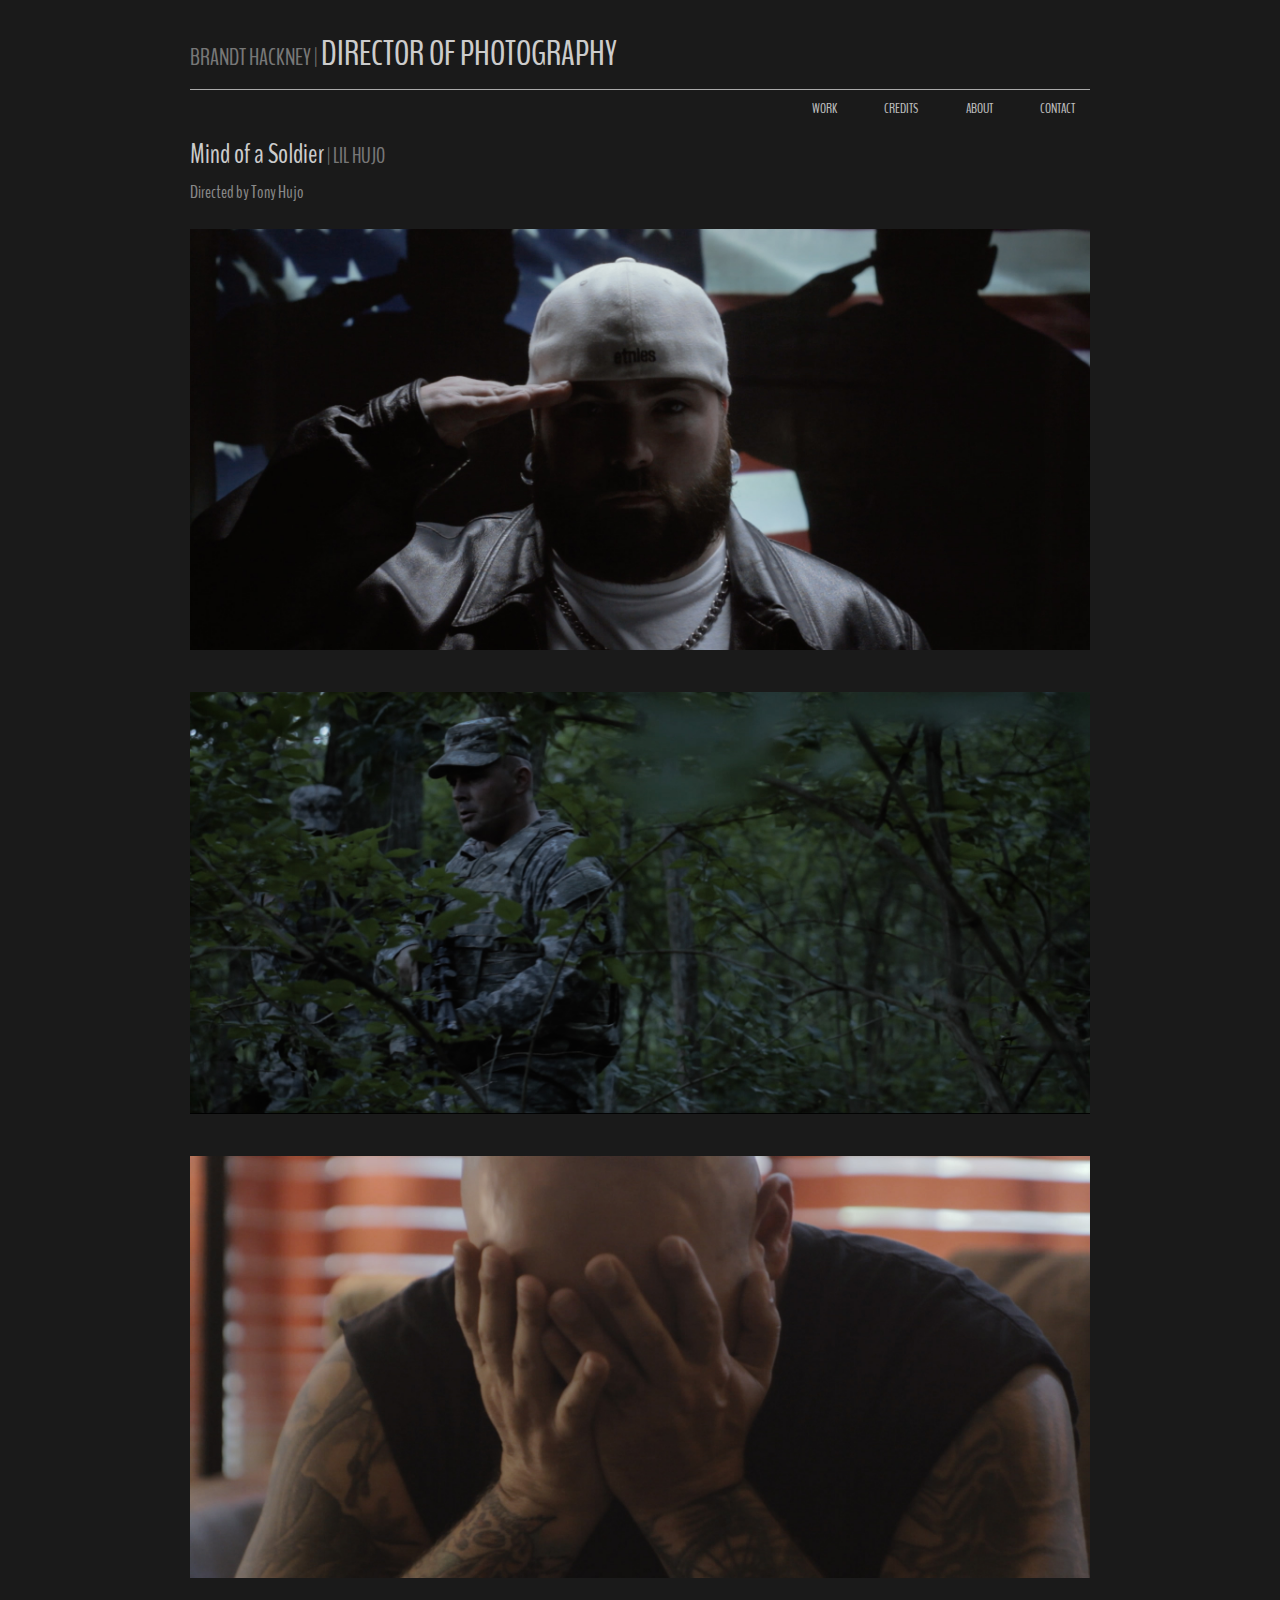
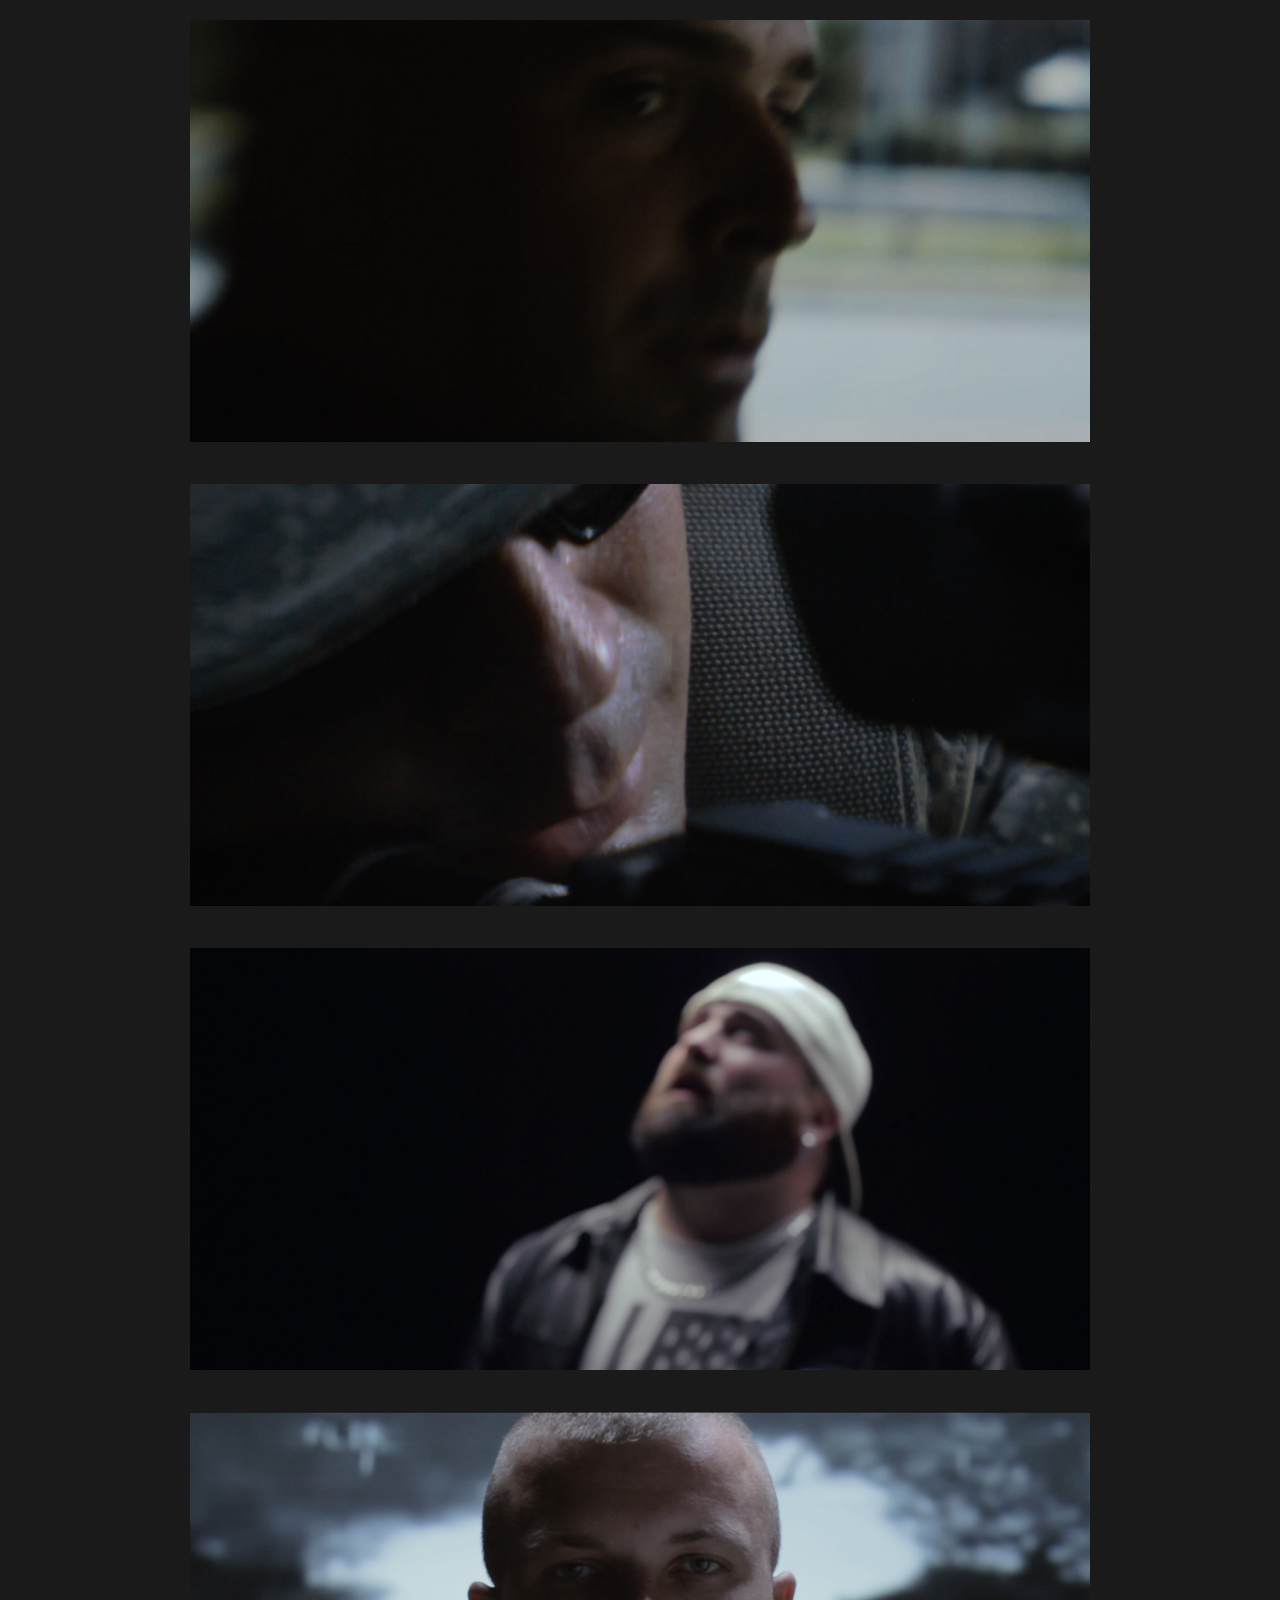
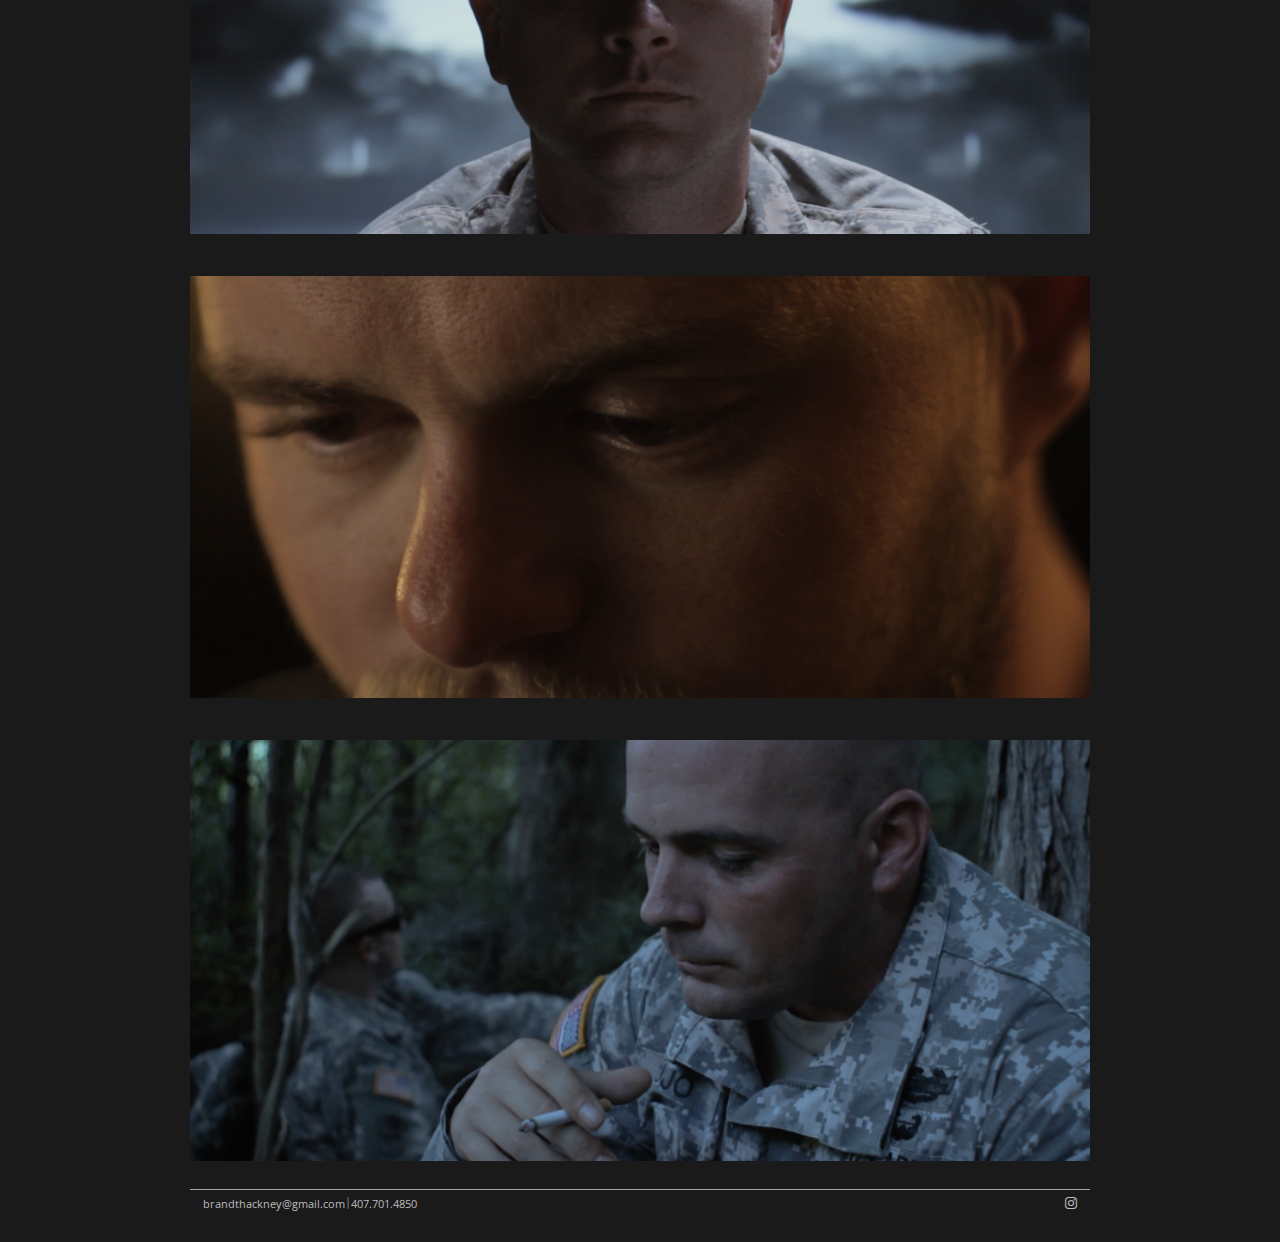
<file: soldierMind.html>
<!DOCTYPE html>
<html>   
  <meta charset="utf-8"> 
  <head>
<!--Tab Label-->
    <link rel="icon" type="image/png" href="img/favicon-32x32.png" sizes="32x32" />
    <title>brandt hackney | DIRECTOR OF PHOTOGRAPHY</title>
<!--Stylesheet-->
    <link rel="stylesheet" href="css/normalize.css">
    <link rel="stylesheet" href="css/bootstrap.css">
    <link rel="stylesheet" href="css/style.css">
    <link href="https://fonts.googleapis.com/css?family=Open+Sans+Condensed:300" rel="stylesheet"> 
<!--Instagram Source Sheet-->
    <link rel="stylesheet" href="https://cdnjs.cloudflare.com/ajax/libs/font-awesome/4.7.0/css/font-awesome.min.css">
<!--Font stylesheet-->
    <link href="https://fonts.googleapis.com/css?family=BenchNine:300,400,700" rel="stylesheet"  type="text/css"> 
    <meta name="viewport" content="width=device-width, initial-scale=1.0">
  </head>
  <body>
    <div class="container">
      <div class="topper">
        <div class="page-header">
          <a href="index.html" id="logo">      
            <h1><small>BRANDT HACKNEY | </small> DIRECTOR OF PHOTOGRAPHY</h1>
          </a>
        </div>
          <nav class="special">
            <ul class="nav nav-pills">
              <li><a href="work.html">WORK</a></li>
              <li><a href="brandt_hackney_credits.pdf" target="_blank">CREDITS</a></li>
              <li><a href="about.html">ABOUT</a></li>
              <li><a href="contact.html">CONTACT</a></li>
            </ul>
          </nav>
        </div>

        <div class="details">
          <div class="col-sm-12">
            <h4>Mind of a Soldier<small> | LIL HUJO</small></h4>
            <p>Directed by Tony Hujo</p>
          </div>
        </div>

      <div class="col-sm-12">
        <div class="screencap">
          <div class="img-responsive center-block">
            <img src="works/soldierMind/salute.jpg">      
          </div>
        </div>
      </div>
  
        <div class="col-sm-12">
          <div class="screencap">
            <div class="img-responsive center-block">
              <img src="works/soldierMind/woods.jpg">      
            </div>
          </div>
        </div>

        <div class="col-sm-12">
          <div class="screencap">
            <div class="img-responsive center-block">
              <img src="works/soldierMind/palm.jpg">      
            </div>
          </div>
        </div>

      <div class="col-sm-12">
        <div class="screencap">
         <div class="img-responsive center-block">
          <img src="works/soldierMind/glance.jpg">      
      </div>
      </div>
      </div>

        <div class="col-sm-12">
        <div class="screencap">
         <div class="img-responsive center-block">
          <img src="works/soldierMind/sight.jpg">      
      </div>
      </div>
      </div>

        <div class="col-sm-12">
        <div class="screencap">
         <div class="img-responsive center-block">
          <img src="works/soldierMind/up.jpg">      
      </div>
      </div>
      </div>

      <div class="col-sm-12">
        <div class="screencap">
         <div class="img-responsive center-block">
          <img src="works/soldierMind/mind.jpg">      
      </div>
      </div>
      </div>

        <div class="col-sm-12">
        <div class="screencap">
         <div class="img-responsive center-block">
          <img src="works/soldierMind/closer.jpg">      
      </div>
      </div>
      </div>

        <div class="col-sm-12">
        <div class="screencap">
         <div class="img-responsive center-block">
          <img src="works/soldierMind/camo.jpg">      
      </div>
      </div>
      </div>

      <footer class="main-footer">
          <div class="row">
            <div class="col-xs-10">
              <span class="email"><a href="mailto:brandthackney@gmail.com">brandthackney@gmail.com</a></span> |
              <span class="phone"><a href="tel:">407.701.4850</a></span>
            </div>
            <div class="col-xs-2 text-right">
              <a href="https://www.instagram.com/b.r.a.n.d.t/" target="https://www.instagram.com/b.r.a.n.d.t">
                <i class="fa fa-instagram"></i>
              </a>
            </div>
          </div>
        </footer>
   </body>
  </html>
</file>
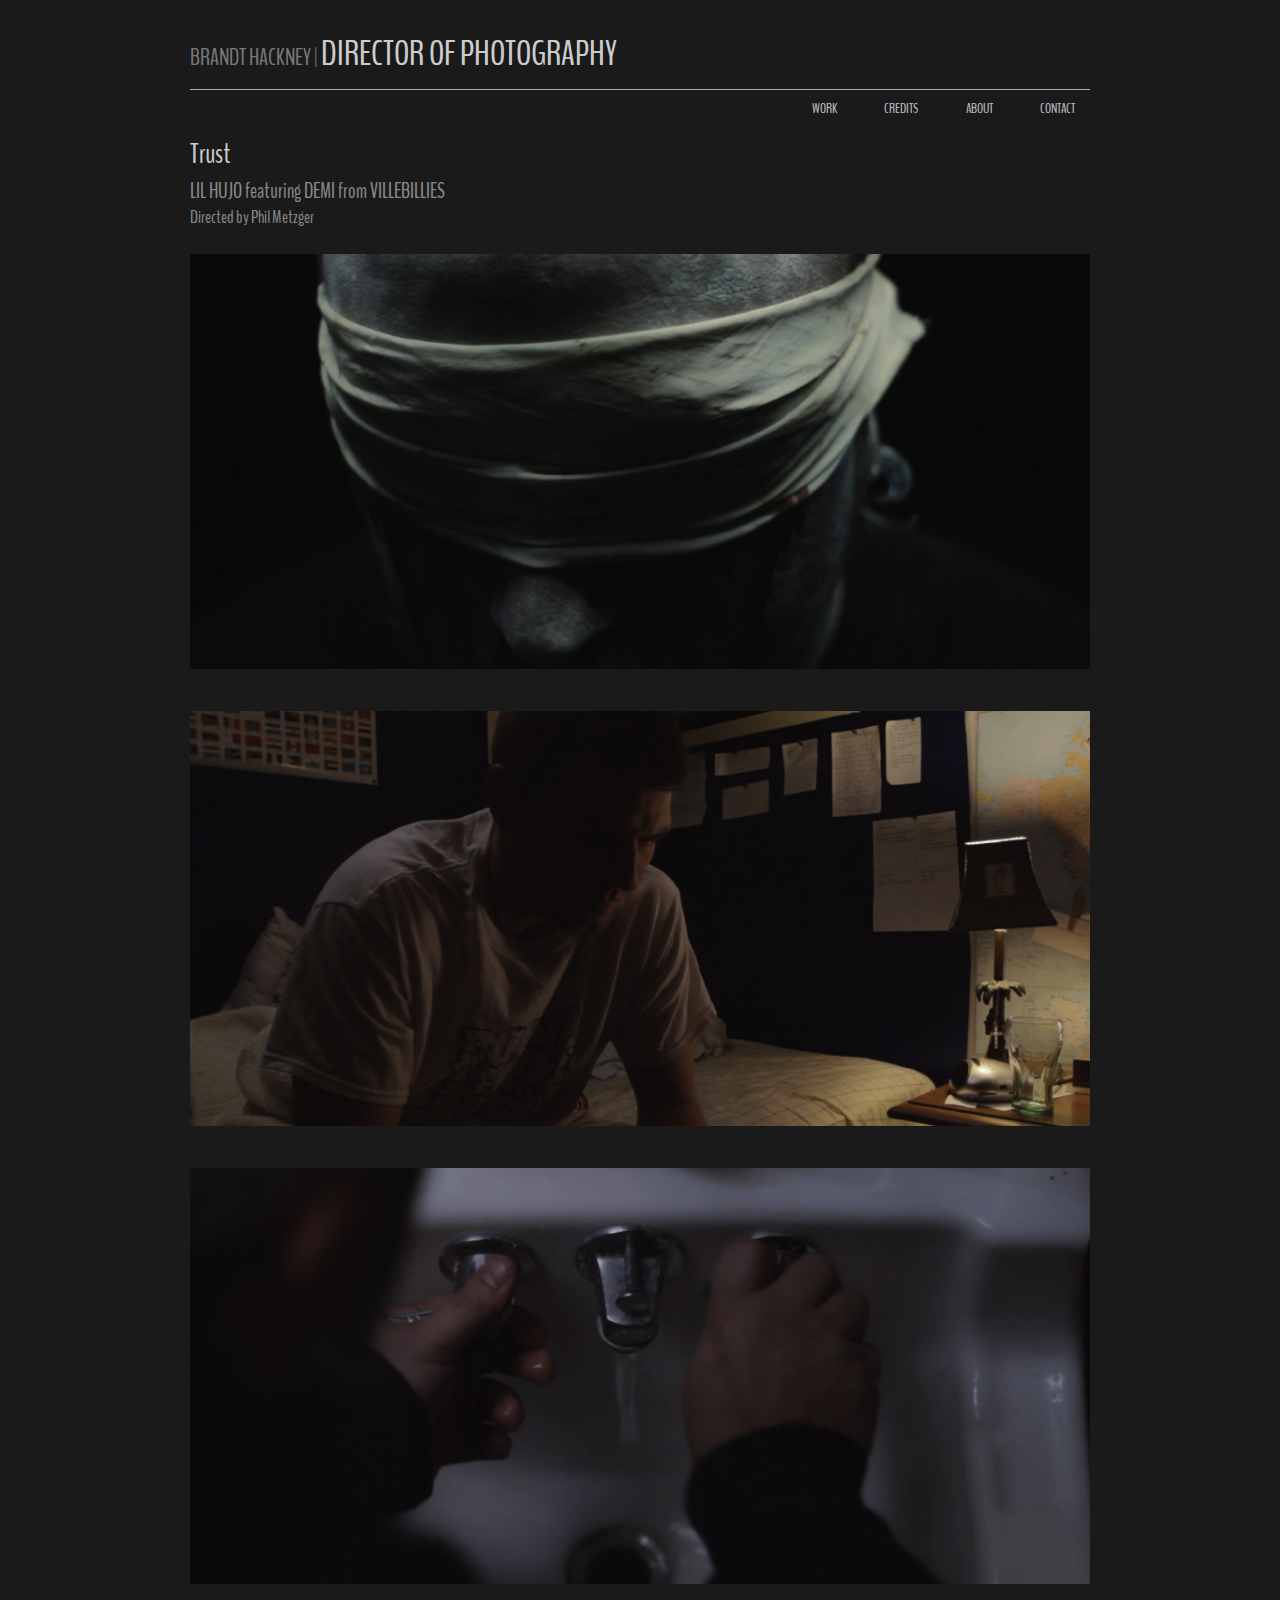
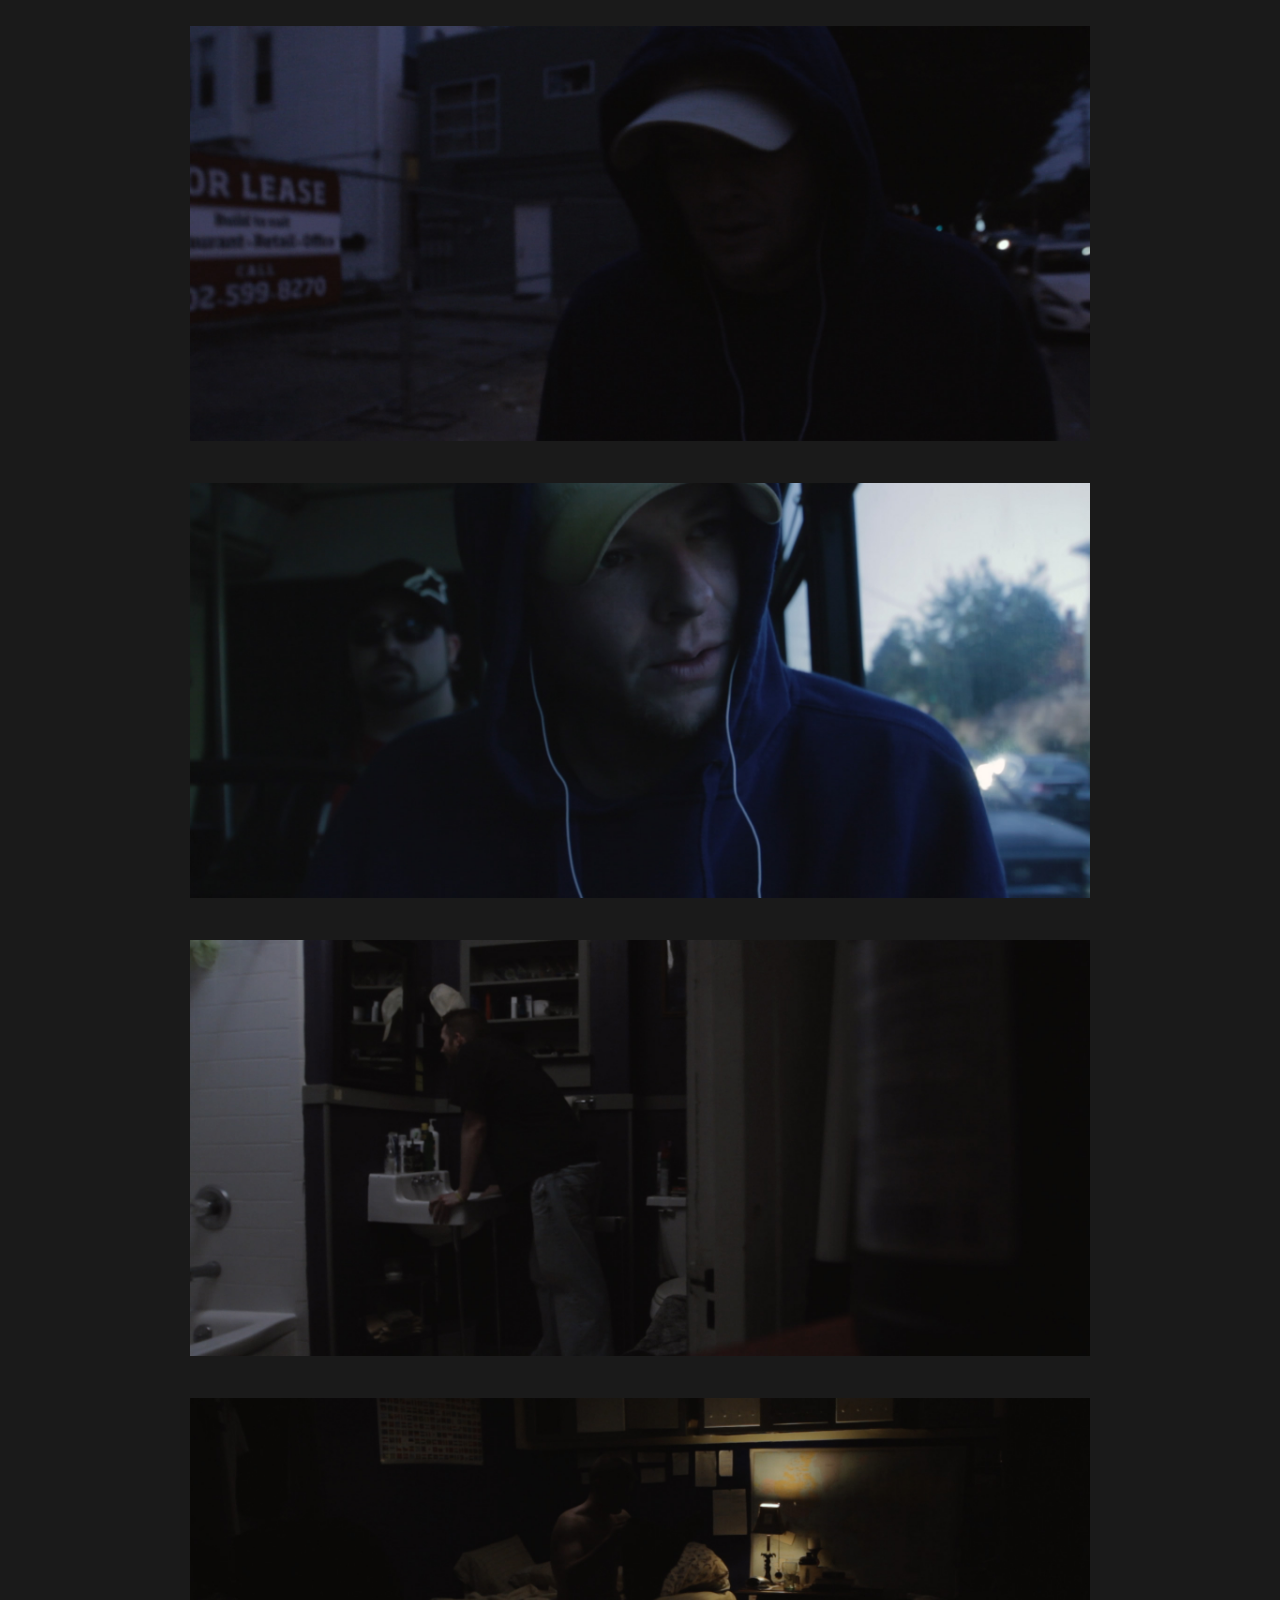
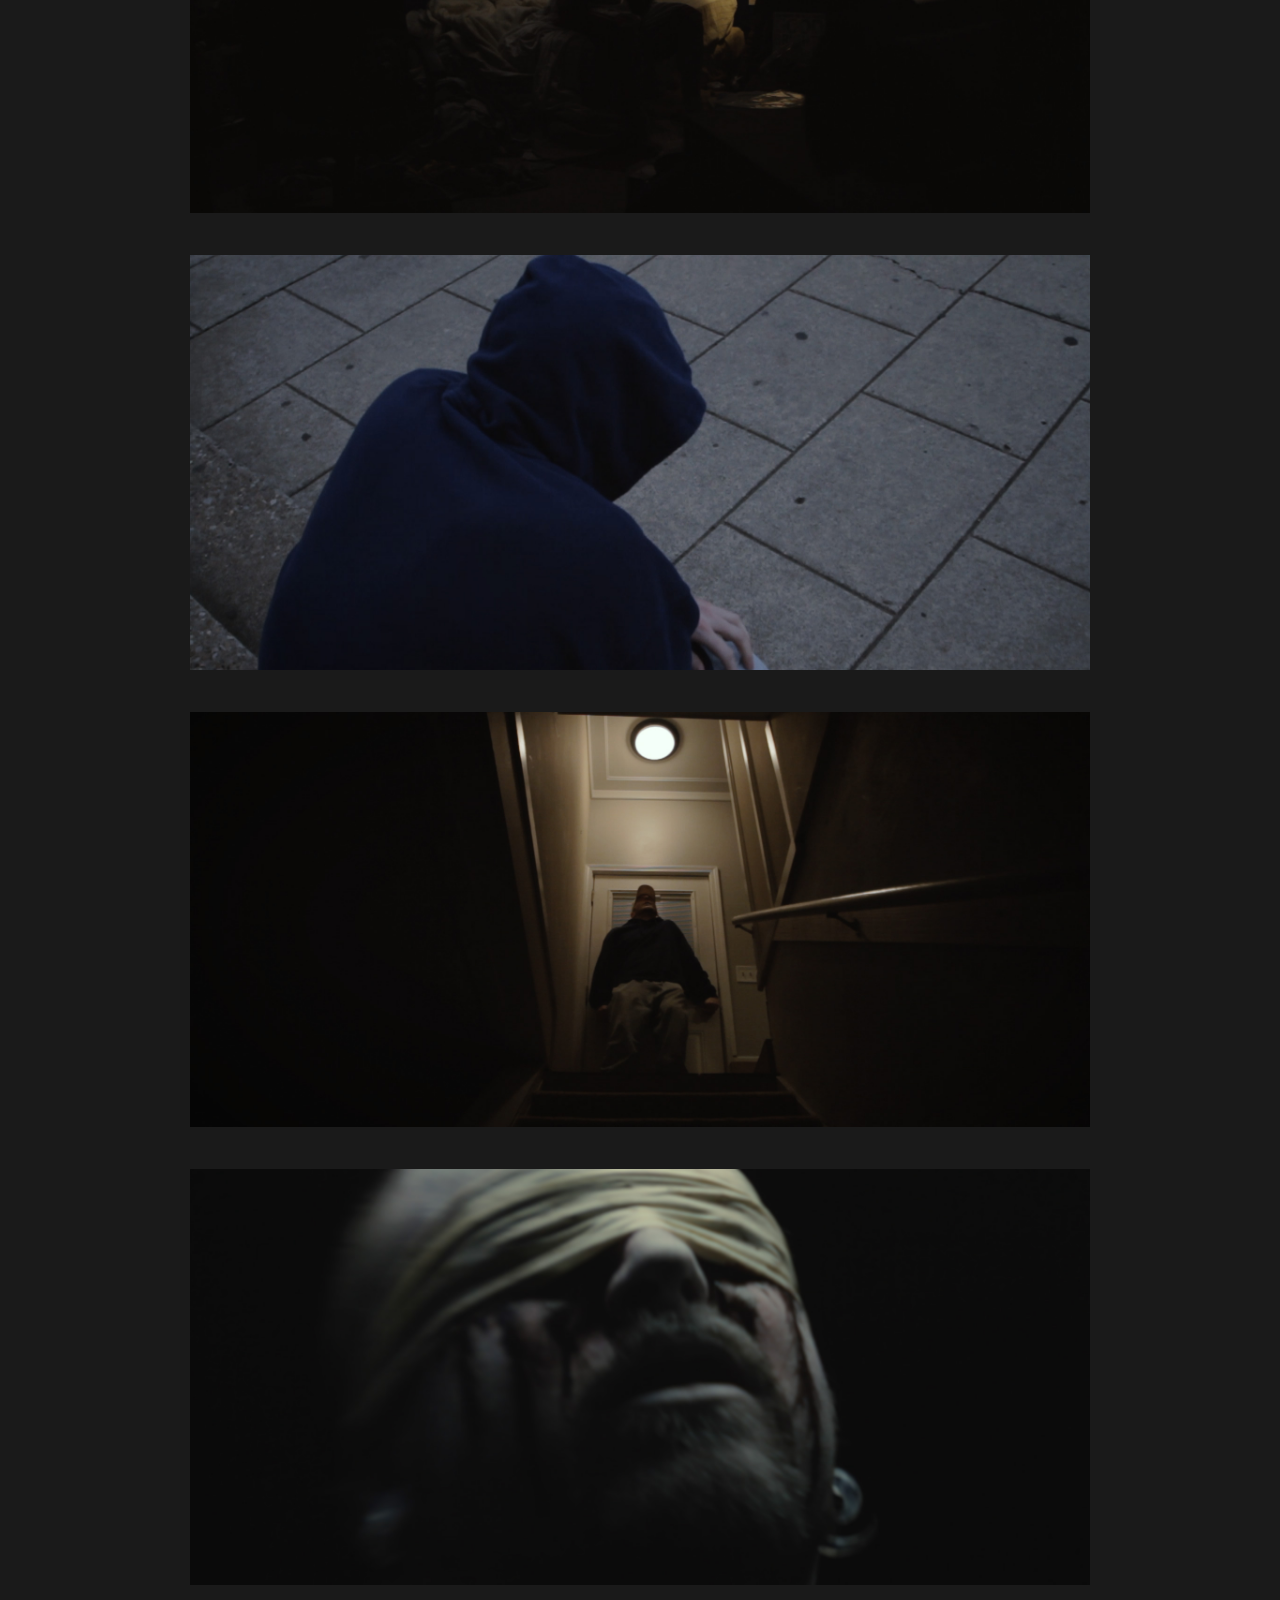
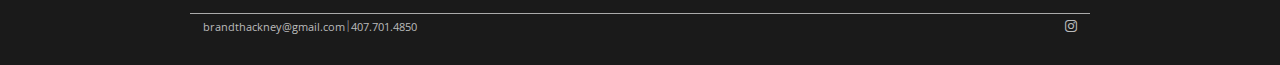
<file: trust.html>
<!DOCTYPE html>
<html>   
  <meta charset="utf-8"> 
  <head>
<!--Tab Label-->
    <link rel="icon" type="image/png" href="img/favicon-32x32.png" sizes="32x32">
    <title>brandt hackney | DIRECTOR OF PHOTOGRAPHY</title>
<!--Stylesheet-->
    <link rel="stylesheet" href="css/normalize.css">
    <link rel="stylesheet" href="css/bootstrap.css">
    <link rel="stylesheet" href="css/style.css">
    <link href="https://fonts.googleapis.com/css?family=Open+Sans+Condensed:300" rel="stylesheet"> 
<!--Instagram Source Sheet-->
    <link rel="stylesheet" href="https://cdnjs.cloudflare.com/ajax/libs/font-awesome/4.7.0/css/font-awesome.min.css">
<!--Font stylesheet-->
    <link href="https://fonts.googleapis.com/css?family=BenchNine:300,400,700" rel="stylesheet"  type="text/css"> 
    <meta name="viewport" content="width=device-width, initial-scale=1.0">
  </head>
  <body>
    <div class="container">
      <div class="topper">
        <div class="page-header">
          <a href="index.html" id="logo">      
            <h1><small>BRANDT HACKNEY | </small> DIRECTOR OF PHOTOGRAPHY</h1>
          </a>
        </div>
      <nav class="special">
        <ul class="nav nav-pills">
          <li><a href="work.html">WORK</a></li>
          <li><a href="brandt_hackney_credits.pdf" target="_blank">CREDITS</a></li>
          <li><a href="about.html">ABOUT</a></li>
          <li><a href="contact.html">CONTACT</a></li>
          </ul>
        </nav>
        </div>
    

        <div class="details">
        <div class="col-sm-12">
            <h4>Trust</h4>
            <h2>LIL HUJO featuring DEMI from VILLEBILLIES</h2>
            <p>Directed by Phil Metzger</p>
          </div>
        </div>


        <div class="col-sm-12">
          <div class="screencap">
            <div class="img-responsive center-block">
              <img src="works/trust/blinded.jpg">      
            </div>
          </div>
        </div>

        <div class="col-sm-12">
          <div class="screencap">
            <div class="img-responsive center-block">
              <img src="works/trust/bed.jpg">      
            </div>
          </div>
        </div>

        <div class="col-sm-12">
          <div class="screencap">
            <div class="img-responsive center-block">
              <img src="works/trust/tap.jpg">      
            </div>
          </div>
        </div>


        <div class="col-sm-12">
          <div class="screencap">
            <div class="img-responsive center-block">
              <img src="works/trust/walk.jpg">      
            </div>
          </div>
        </div>

        <div class="col-sm-12">
          <div class="screencap">
            <div class="img-responsive center-block">
              <img src="works/trust/watcher.jpg">      
            </div>
          </div>
        </div>

        <div class="col-sm-12">
          <div class="screencap">
            <div class="img-responsive center-block">
              <img src="works/trust/sink.jpg">      
            </div>
          </div>
        </div>

        <div class="col-sm-12">
          <div class="screencap">
            <div class="img-responsive center-block">
              <img src="works/trust/bedroom.jpg">      
            </div>
          </div>
        </div>

        <div class="col-sm-12">
          <div class="screencap">
            <div class="img-responsive center-block">
              <img src="works/trust/hood.jpg">      
            </div>
          </div>
        </div>

        <div class="col-sm-12">
          <div class="screencap">
            <div class="img-responsive center-block">
              <img src="works/trust/stairs.jpg">      
            </div>
          </div>
        </div>

        <div class="col-sm-12">
          <div class="screencap">
            <div class="img-responsive center-block">
              <img src="works/trust/bleeder.jpg">      
            </div>
          </div>
        </div>


        <footer class="main-footer">
          <div class="row">
            <div class="col-xs-10">
              <span class="email"><a href="mailto:brandthackney@gmail.com">brandthackney@gmail.com</a></span> |
              <span class="phone"><a href="tel:">407.701.4850</a></span>
            </div>
            <div class="col-xs-2 text-right">
              <a href="https://www.instagram.com/b.r.a.n.d.t/" target="https://www.instagram.com/b.r.a.n.d.t">
                <i class="fa fa-instagram"></i>
              </a>
            </div>
          </div>
        </footer>
</body>
</html>
</file>
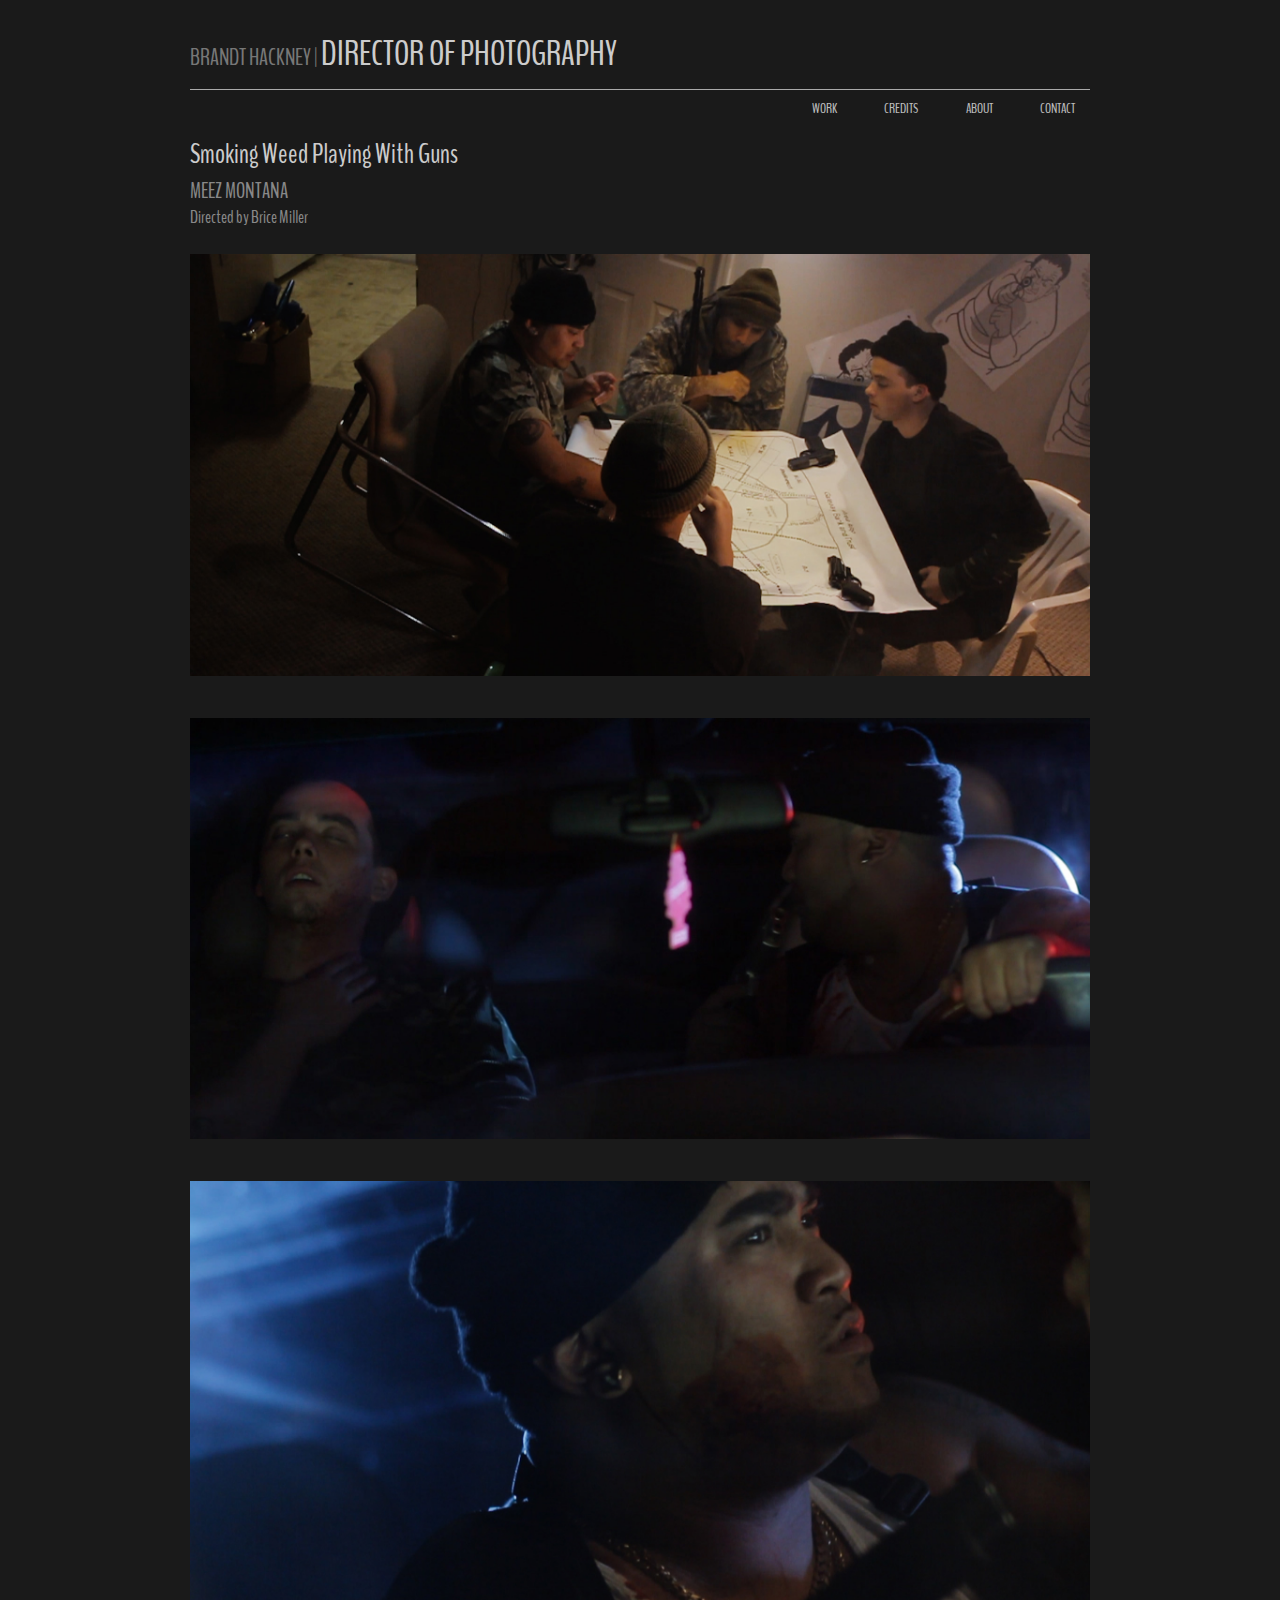
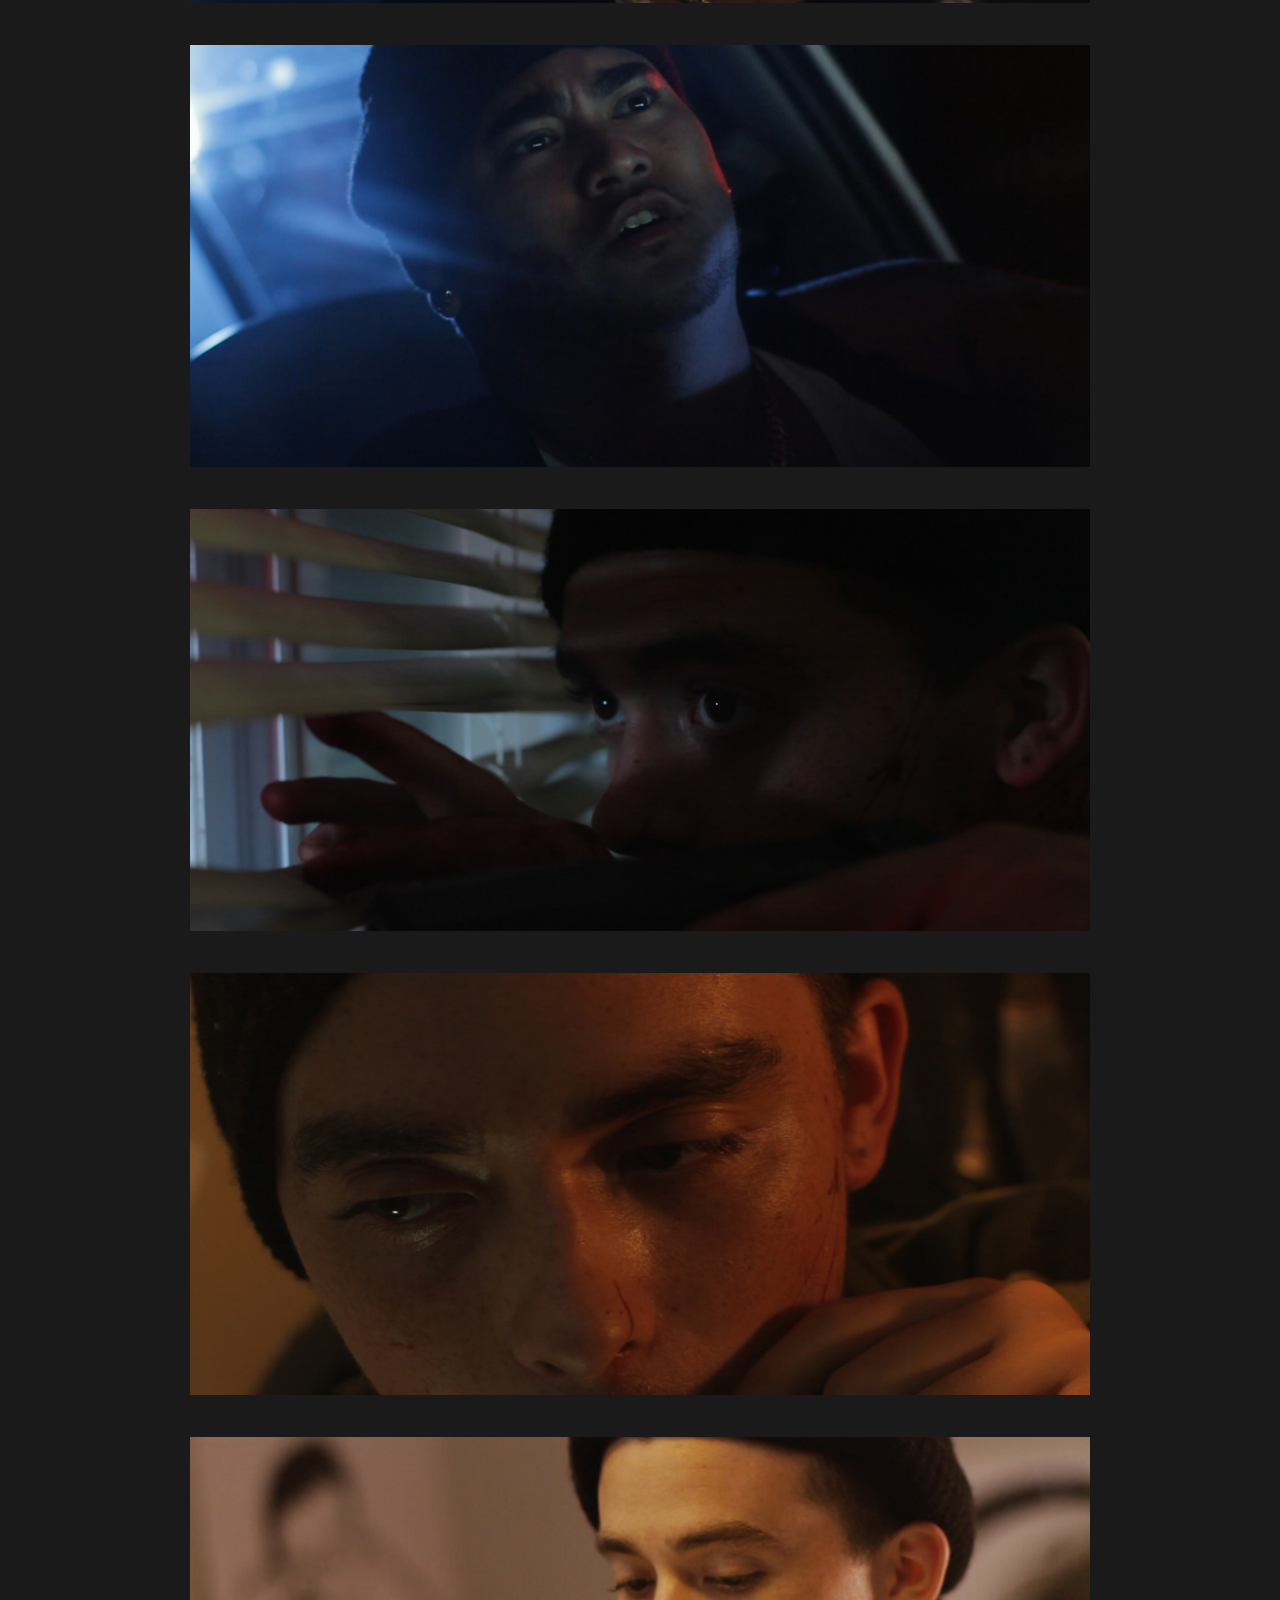
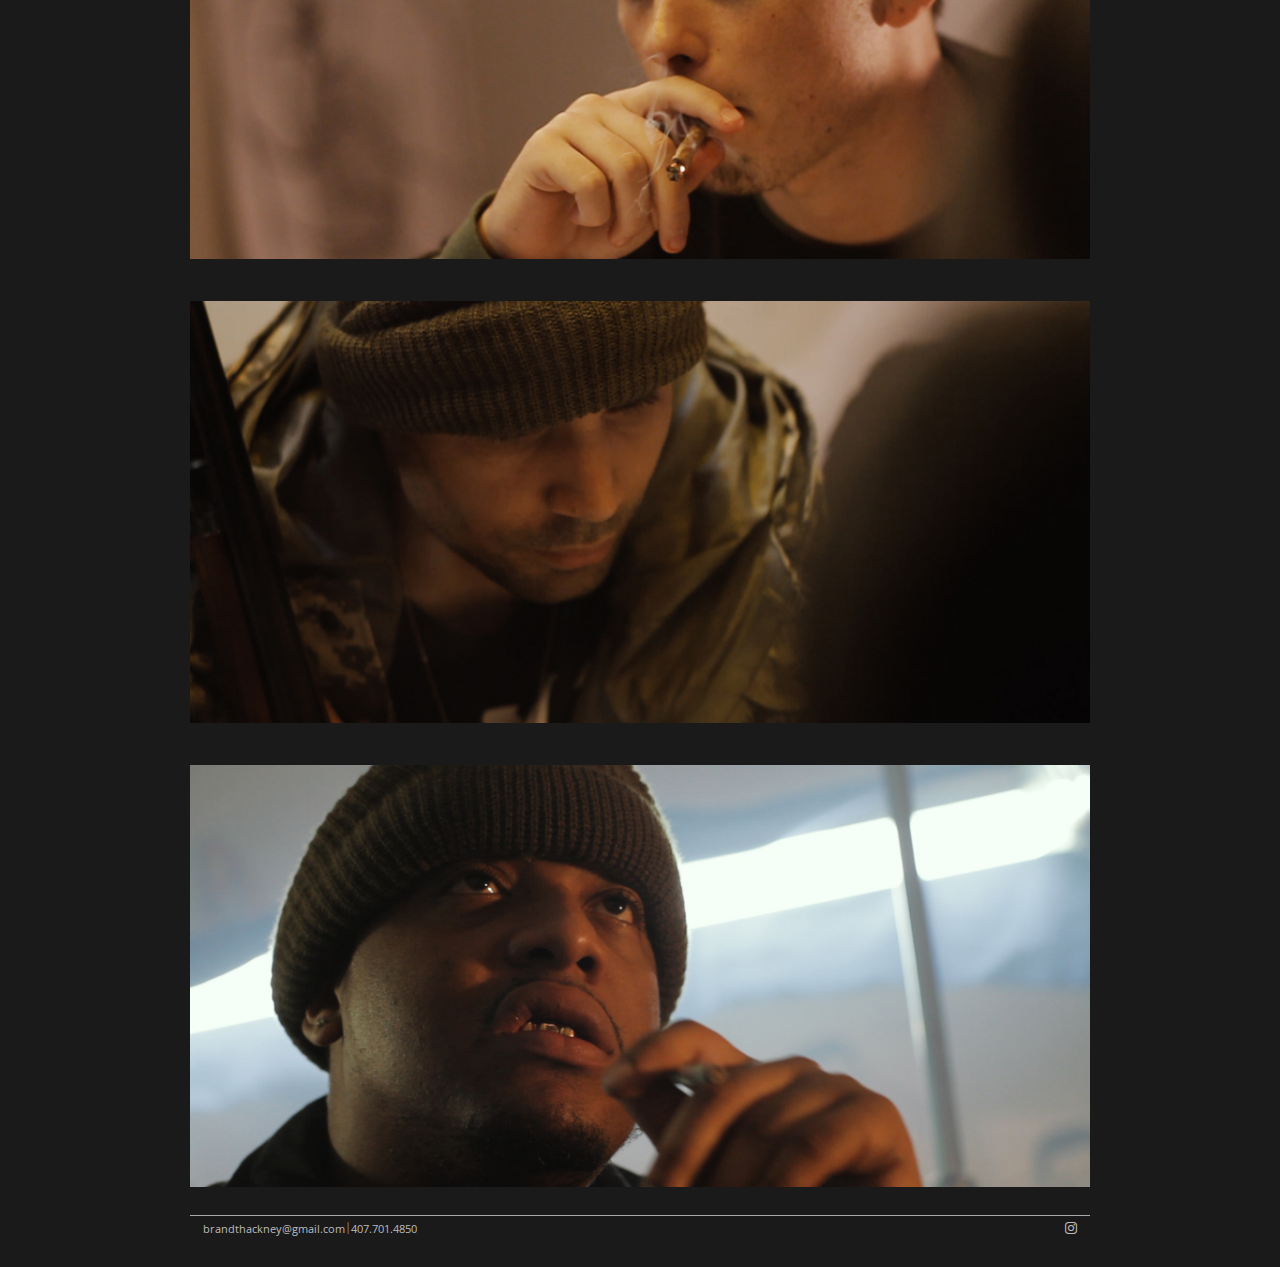
<file: weed.html>
<!DOCTYPE html>
<html>   
  <meta charset="utf-8"> 
  <head>
<!--Tab Label-->
    <link rel="icon" type="image/png" href="img/favicon-32x32.png" sizes="32x32" />
    <title>brandt hackney | DIRECTOR OF PHOTOGRAPHY</title>
<!--Stylesheet-->
    <link rel="stylesheet" href="css/normalize.css">
    <link rel="stylesheet" href="css/bootstrap.css">
    <link rel="stylesheet" href="css/style.css">
    <link href="https://fonts.googleapis.com/css?family=Open+Sans+Condensed:300" rel="stylesheet"> 
<!--Instagram Source Sheet-->
    <link rel="stylesheet" href="https://cdnjs.cloudflare.com/ajax/libs/font-awesome/4.7.0/css/font-awesome.min.css">
<!--Font stylesheet-->
    <link href="https://fonts.googleapis.com/css?family=BenchNine:300,400,700" rel="stylesheet"  type="text/css"> 
    <meta name="viewport" content="width=device-width, initial-scale=1.0">
  </head>
  <body>
    <div class="container">
      <div class="topper">
        <div class="page-header">
          <a href="index.html" id="logo">      
            <h1><small>BRANDT HACKNEY | </small> DIRECTOR OF PHOTOGRAPHY</h1>
          </a>
        </div>
      <nav class="special">
        <ul class="nav nav-pills">
          <li><a href="work.html">WORK</a></li>
          <li><a href="brandt_hackney_credits.pdf" target="_blank">CREDITS</a></li>
          <li><a href="about.html">ABOUT</a></li>
          <li><a href="contact.html">CONTACT</a></li>
          </ul>
        </nav>
        </div>

        <div class="details">
        <div class="col-sm-12">
          <h4>Smoking Weed Playing With Guns</h4>
          <h2>MEEZ MONTANA</h2>
          <p>Directed by Brice Miller</p>
        </div>
        </div>

      <div class="col-sm-12">
        <div class="screencap">
         <div class="img-responsive center-block">
          <img src="works/weed/gunner.jpg">      
      </div>
      </div>
      </div>

        <div class="col-sm-12">
        <div class="screencap">
         <div class="img-responsive center-block">
          <img src="works/weed/car.jpg">      
      </div>
      </div>
      </div>

        <div class="col-sm-12">
        <div class="screencap">
         <div class="img-responsive center-block">
          <img src="works/weed/hat.jpg">      
      </div>
      </div>
      </div>

      <div class="col-sm-12">
        <div class="screencap">
         <div class="img-responsive center-block">
          <img src="works/weed/who.jpg">      
      </div>
      </div>
      </div>

        <div class="col-sm-12">
        <div class="screencap">
         <div class="img-responsive center-block">
          <img src="works/weed/blinds.jpg">      
      </div>
      </div>
      </div>

        <div class="col-sm-12">
        <div class="screencap">
         <div class="img-responsive center-block">
          <img src="works/weed/high.jpg">      
      </div>
      </div>
      </div>

      <div class="col-sm-12">
        <div class="screencap">
         <div class="img-responsive center-block">
          <img src="works/weed/poster.jpg">      
      </div>
      </div>
      </div>

        <div class="col-sm-12">
        <div class="screencap">
         <div class="img-responsive center-block">
          <img src="works/weed/angle.jpg">      
      </div>
      </div>
      </div>

        <div class="col-sm-12">
        <div class="screencap">
         <div class="img-responsive center-block">
          <img src="works/weed/huh.jpg">      
      </div>
      </div>
      </div>

      <footer class="main-footer">
          <div class="row">
            <div class="col-xs-10">
              <span class="email"><a href="mailto:brandthackney@gmail.com">brandthackney@gmail.com</a></span> |
              <span class="phone"><a href="tel:">407.701.4850</a></span>
            </div>
            <div class="col-xs-2 text-right">
              <a href="https://www.instagram.com/b.r.a.n.d.t/" target="https://www.instagram.com/b.r.a.n.d.t">
                <i class="fa fa-instagram"></i>
              </a>
            </div>
          </div>
        </footer>
   </body>
  </html>
</file>
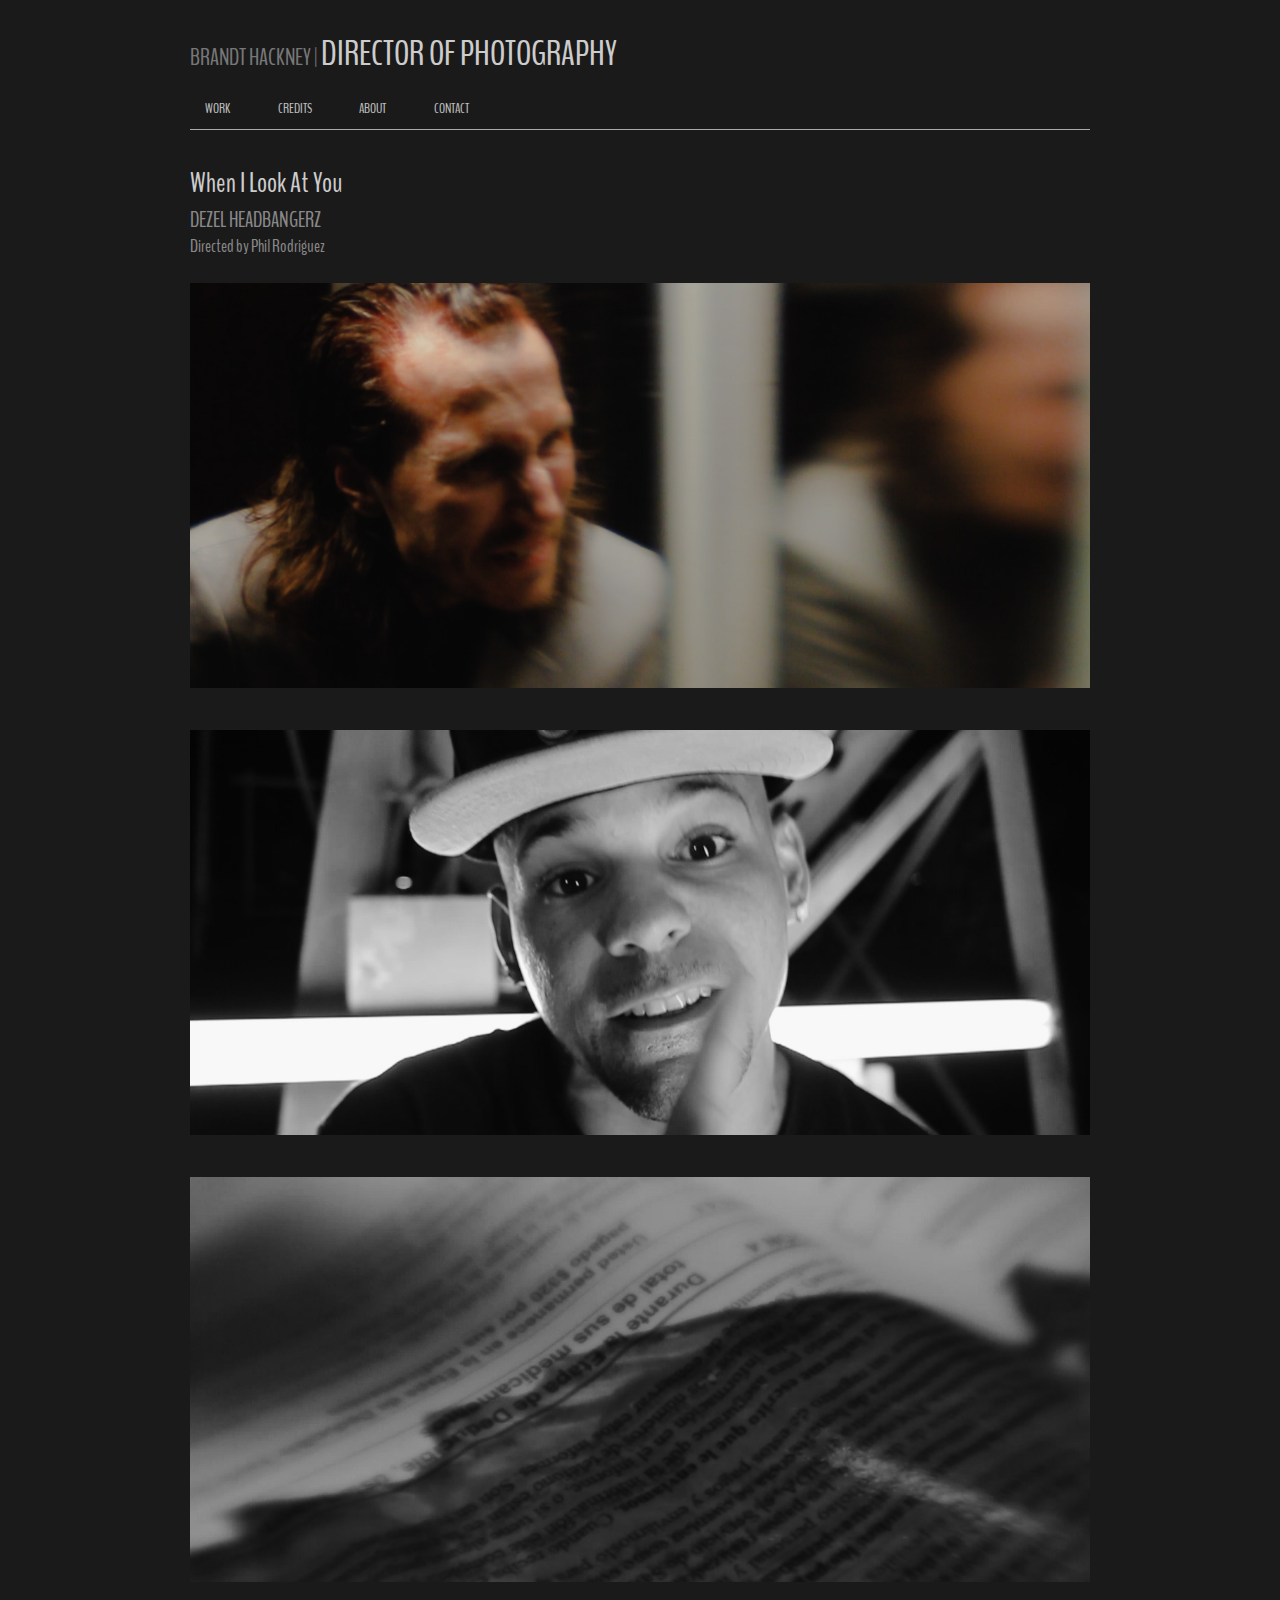
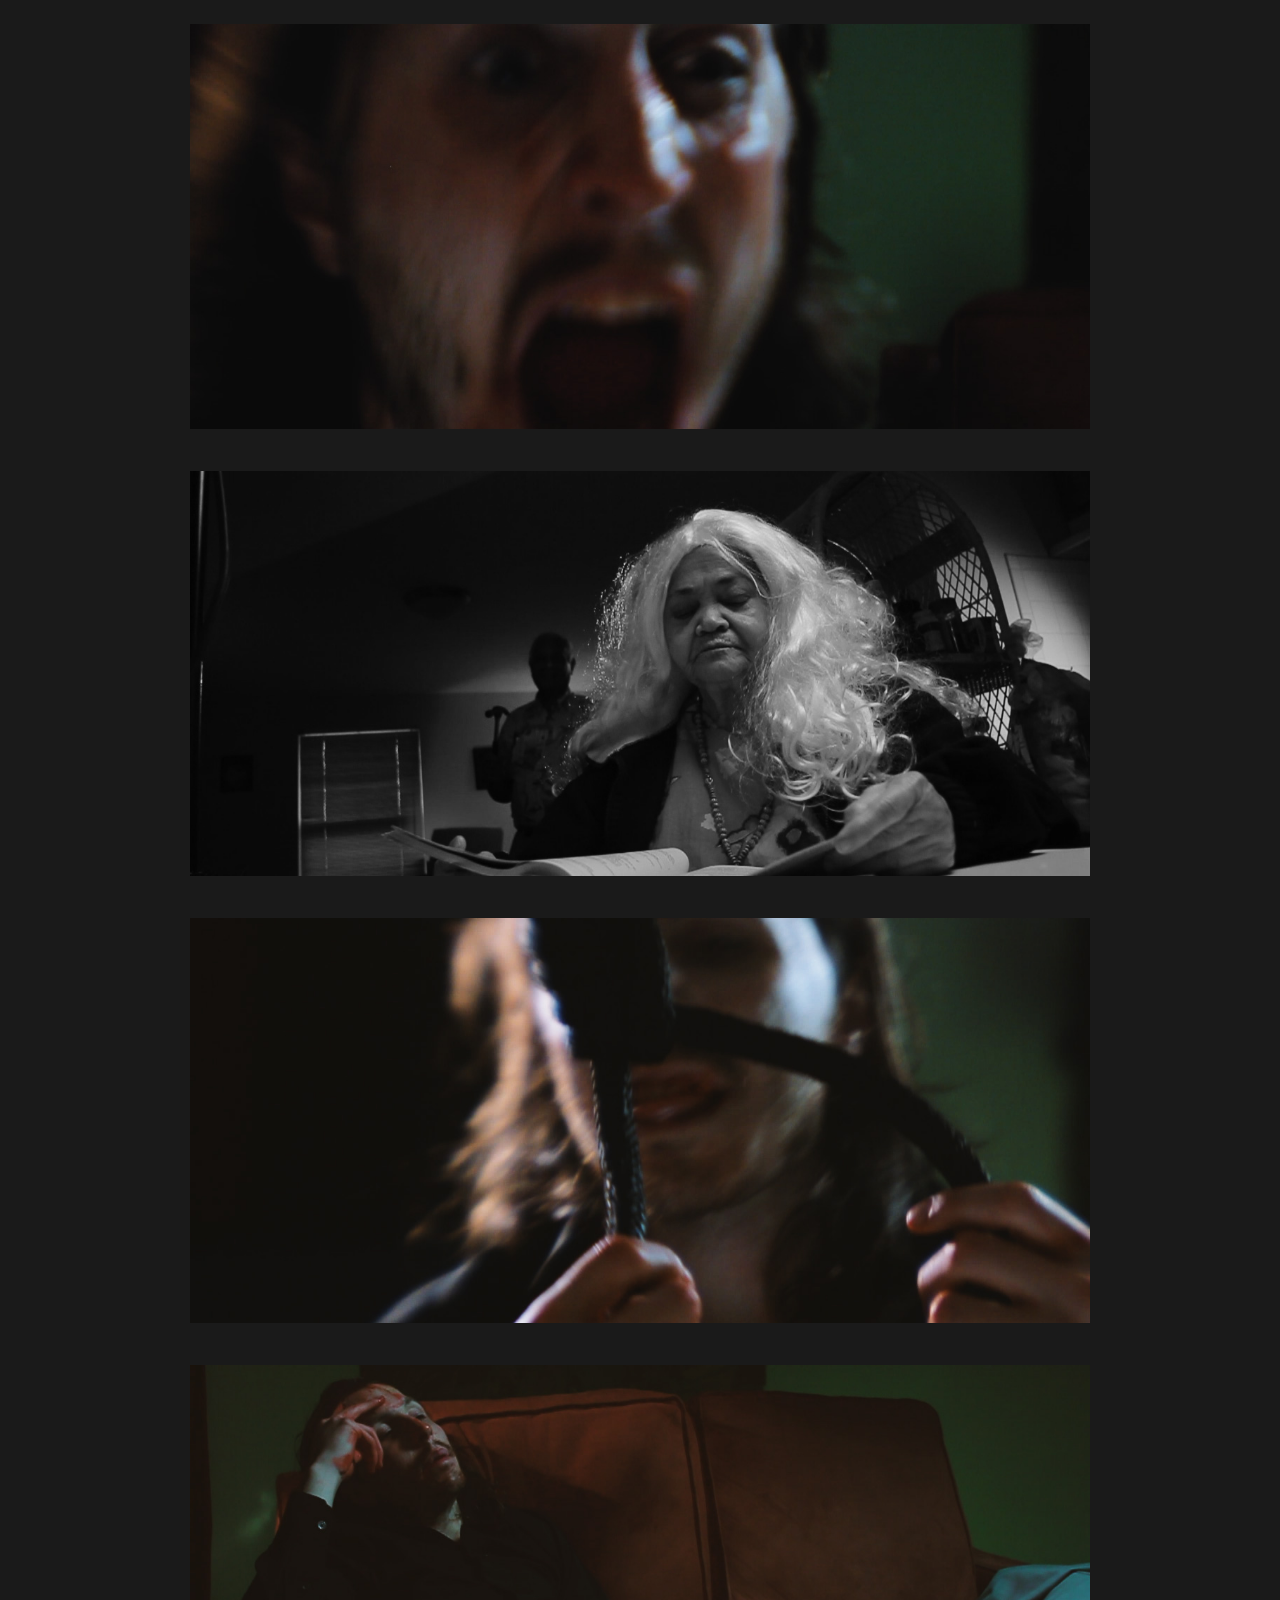
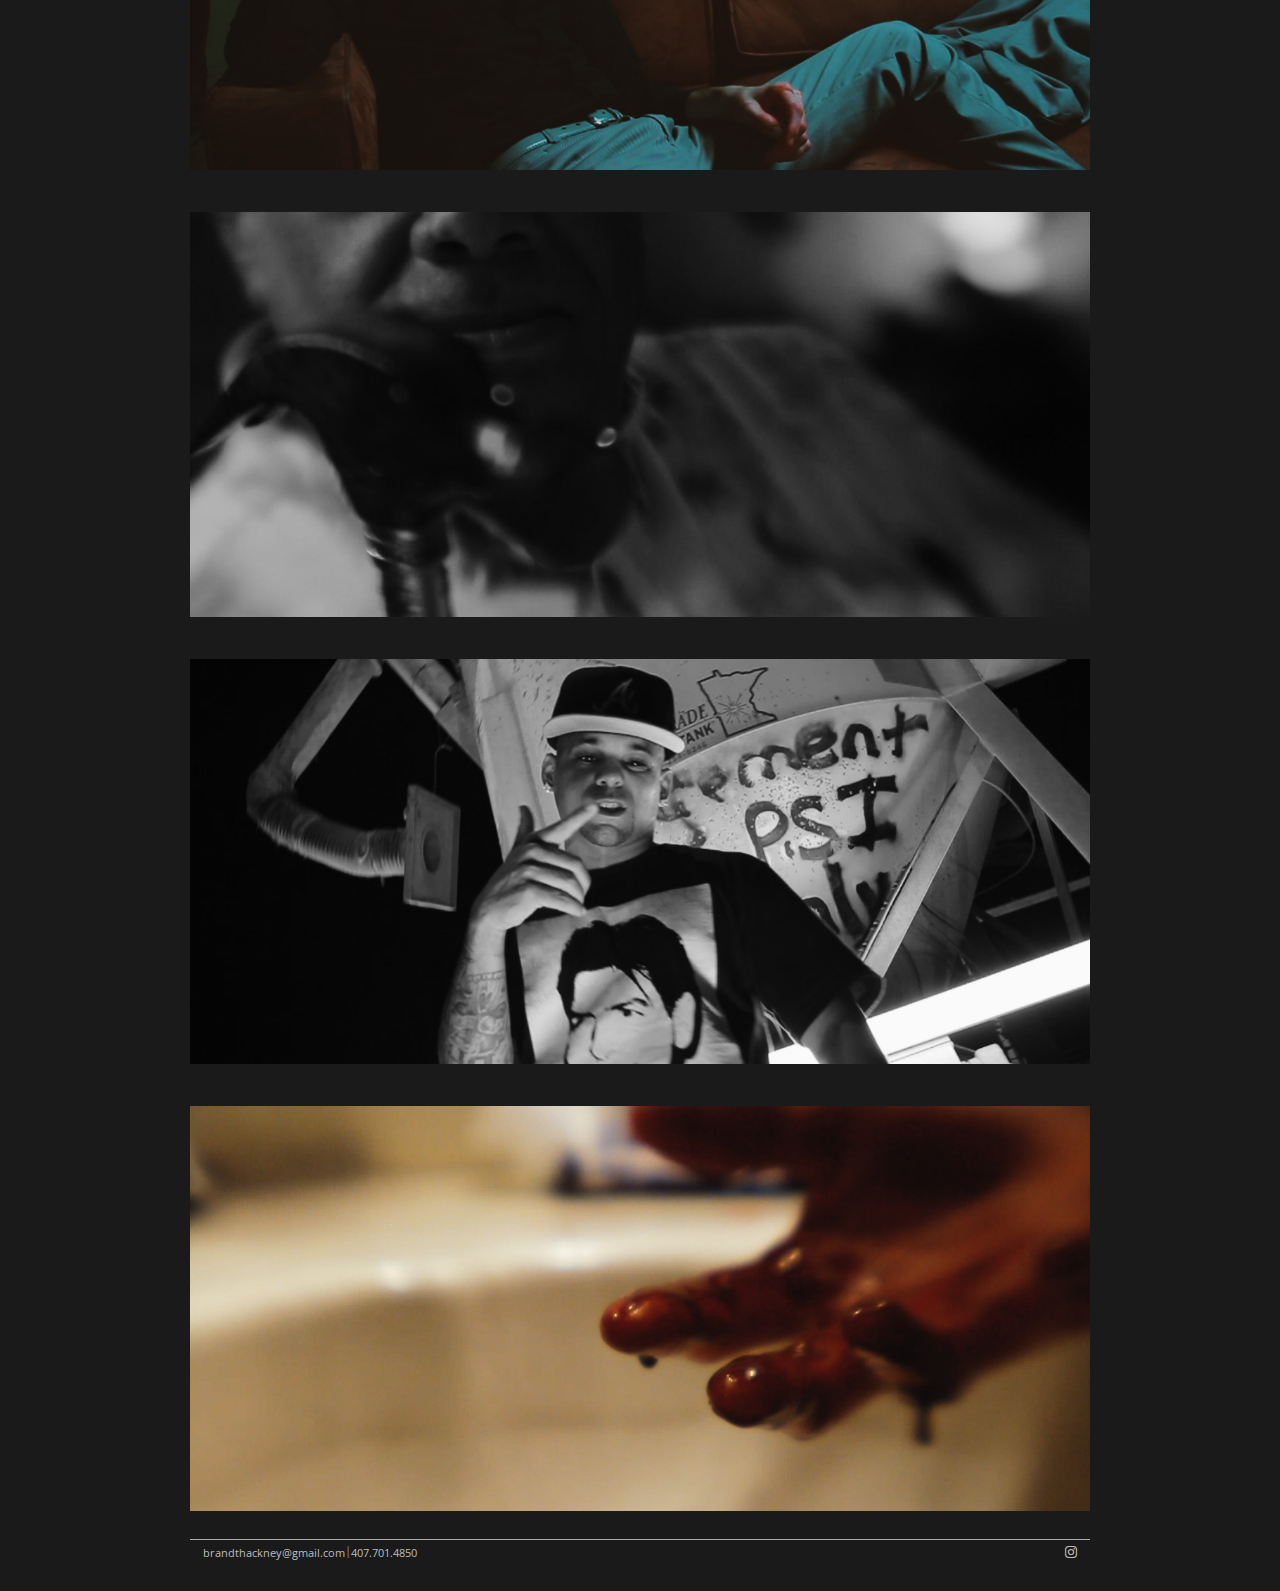
<file: whenILookAtYou.html>
<!DOCTYPE html>
<html>   
  <meta charset="utf-8"> 
  <head>
<!--Tab Label-->
    <link rel="icon" type="image/png" href="img/favicon-32x32.png" sizes="32x32">
    <title>brandt hackney | DIRECTOR OF PHOTOGRAPHY</title>
<!--Stylesheet-->
    <link rel="stylesheet" href="css/normalize.css">
    <link rel="stylesheet" href="css/bootstrap.css">
    <link rel="stylesheet" href="css/style.css">
    <link href="https://fonts.googleapis.com/css?family=Open+Sans+Condensed:300" rel="stylesheet"> 
<!--Instagram Source Sheet-->
    <link rel="stylesheet" href="https://cdnjs.cloudflare.com/ajax/libs/font-awesome/4.7.0/css/font-awesome.min.css">
<!--Font stylesheet-->
    <link href="https://fonts.googleapis.com/css?family=BenchNine:300,400,700" rel="stylesheet"  type="text/css"> 
    <meta name="viewport" content="width=device-width, initial-scale=1.0">
  </head>
  <body>
    <div class="container">
      <div class="topper">
        <div class="page-header">
          <a href="index.html" id="logo">      
            <h1><small>BRANDT HACKNEY | </small> DIRECTOR OF PHOTOGRAPHY</h1>
          </a>
        </div>
      <nav>
        <ul class="nav nav-pills">
          <li><a href="work.html">WORK</a></li>
          <li><a href="brandt_hackney_credits.pdf" target="_blank">CREDITS</a></li>
          <li><a href="about.html">ABOUT</a></li>
          <li><a href="contact.html">CONTACT</a></li>
          </ul>
        </nav>
        </div>
    

        <div class="details">
        <div class="col-sm-12">
          <h4>When I Look At You</h4>
          <h2>DEZEL HEADBANGERZ</h2>
          <p>Directed by Phil Rodriguez</p>
        </div>
        </div>


      <div class="col-sm-12">
        <div class="screencap">
         <div class="img-responsive center-block">
          <img src="works/whenILook/crazy.jpg">      
      </div>
      </div>
      </div>

        <div class="col-sm-12">
        <div class="screencap">
         <div class="img-responsive center-block">
          <img src="works/whenILook/face.jpg">      
      </div>
      </div>
      </div>

        <div class="col-sm-12">
        <div class="screencap">
         <div class="img-responsive center-block">
          <img src="works/whenILook/shades.jpg">      
      </div>
      </div>
      </div>

      <div class="col-sm-12">
        <div class="screencap">
         <div class="img-responsive center-block">
          <img src="works/whenILook/scream.jpg">      
      </div>
      </div>
      </div>

        <div class="col-sm-12">
        <div class="screencap">
         <div class="img-responsive center-block">
          <img src="works/whenILook/wigged.jpg">      
      </div>
      </div>
      </div>

        <div class="col-sm-12">
        <div class="screencap">
         <div class="img-responsive center-block">
          <img src="works/whenILook/noose.jpg">      
      </div>
      </div>
      </div>

      <div class="col-sm-12">
        <div class="screencap">
         <div class="img-responsive center-block">
          <img src="works/whenILook/couch.jpg">      
      </div>
      </div>
      </div>

        <div class="col-sm-12">
        <div class="screencap">
         <div class="img-responsive center-block">
          <img src="works/whenILook/hammer.jpg">      
      </div>
      </div>
      </div>

        <div class="col-sm-12">
        <div class="screencap">
         <div class="img-responsive center-block">
          <img src="works/whenILook/mechanics.jpg">      
      </div>
      </div>
      </div>
  
      <div class="col-sm-12">
        <div class="screencap">
         <div class="img-responsive center-block">
          <img src="works/whenILook/blood.jpg">     
      </div>
      </div>
      </div>
    

      <footer class="main-footer">
          <div class="row">
            <div class="col-xs-10">
              <span class="email"><a href="mailto:brandthackney@gmail.com">brandthackney@gmail.com</a></span> |
              <span class="phone"><a href="tel:">407.701.4850</a></span>
            </div>
            <div class="col-xs-2 text-right">
              <a href="https://www.instagram.com/b.r.a.n.d.t/" target="https://www.instagram.com/b.r.a.n.d.t">
                <i class="fa fa-instagram"></i>
              </a>
            </div>
          </div>
        </footer>
  </body>
</html>
</file>
<file: css/style.css>
/****** GENERAL ********/

body {
	font-family: 'BenchNine', sans-serif;
  margin: auto;
  max-width: 100%;

}

a:hover,
a:visited,
a {
  text-decoration: none;
  color: #fff;
}


img {
  max-width: 100%;
}

p {
  font-size: 1.25em;
}

/******* HEADING ********/

#logo {
  text-align: left;
}

h1 {
  font-family: 'BenchNine', sans-serif;
  font-size: 2.5em;
  font-weight: normal;
  line-height: .8em;
  color: #ccc;
}

h2 {
  margin: 10px auto 2px auto;
  font-size: 1.5em;
  font-weight: normal;
}

h3 {
  font-size: .5em;
}

h4 {
  font-size: 2em;
}

h5 {
  font-size: 1.5em;
}


/****** FOOTER **********/

footer {
  color: #aaa;
  padding-bottom: 2em;
  padding-left: 2em;
  padding-right: 2em;
  clear: both;
} 

/****** PAGES ***********/
.email {
  font-family: 'Open Sans Condensed', sans-serif;
  font-size: .8em;
}

.phone {
  font-family: 'Open Sans Condensed', sans-serif;
  font-size: .8em;
}

/******* COLORS *********/

/*Site Body*/
body {
	background-color: #1a1a1a;
}


/*Links*/
a {
 color: #bbb;
 z-index: 200;
}

/*nav link*/
nav a, nav a:visited {
  color: #bbb;
}

/*Labels & Paragraphs*/

h2 {
  color: #888;
}

h3 {
  color: #555;
}

h4 {
  color: #ccc;
}

p {
  color: #888;
}




/*Background on Reel Page*/
#reelbody {
background-color: #000;
}

iframe {
  max-width: 100%;
  margin-top: 0;
  margin-bottom: 2em;
  }


/*Containing Portions to do Special CSS*/

.main-footer {
  
  padding-top: .25em;
  border-top: solid .05em #aaa;
  margin-bottom: -2em;
}

.img-responsive {
  max-width: 900px;
}


.topper {
  border-bottom: solid .05em #aaa;
}

.methods {
  padding-bottom: 1.5em;
  border-bottom: solid .05em #aaa;
  font-size: 1.5em;
  z-index: 501;
}

.mestre {
  padding: -2em 0 2em 0;
}

.torchimage {
  padding: 2em 0 0 0;
}

.video-wrapper {

}

.mestrethumb {
  padding-top: 3em;
}

.screencap {
  padding-top: 1em;
  padding-bottom: 2em;
}


/** ABOUT PAGE**/
.about-container {
  position: relative;
  max-width: 900px;
  margin-top: 2em;
  margin-bottom: 2em;
}

.details {
  padding-top: 2em;
}

#container {
  position: relative;
  max-width: 900px;
}
#image {
  position: absolute;
  left: 0;
  max-width: 900px;
  top: 0;
}
#text {
  z-index: 10;
  position: absolute;
  color: white;
  font-size: 1.3em;
  font-weight: 300;
  bottom: 0em;
  text-align: justify;
  margin-left: 1.5em;
  margin-right: 1.5em;
  margin-bottom: 1em;
}

.nav {
  float: none;
}

.special {
  float: right;
}


/***************************/
@media (min-width: 992px) {

  .exp:hover {
    z-index:100;
  }
  .skill + .exp {
    opacity: 0;
    transition: opacity 1s;
    position: relative;
    z-index:101;
    bottom: 0em;
    text-align: center;
  }
  .skill:hover + .exp {
    opacity: 1;
    z-index: 99;
  }
}

/***************************/
@media (max-width: 991px) {
  img {
    display: block;
    margin: auto;
  }

  .skill + .exp {
    position: relative;
    text-align: center;
  }



/****************************/
@media (max-width: 767px) {

  .skill + .exp {
    position: relative;
    text-align: center;
  }

  #text {
    position: relative;
    display: inline-block;
    margin-top: 1em;
    margin-bottom: -1em;
    margin-left: 1em;
    margin-right: 1em;
  } 


  .container {
    margin-left: 0em;
    margin-right: 0em;
  }

  h5 {
  padding-bottom: .5em;
}

  .page-header {
    margin-top: 0;
    border-bottom: solid .05em #aaa;
  }

  .topper,
  .page-header,
  #logo {
    display: block;
    text-align: center;
    float:auto;
    margin-left: auto;
    margin-right: auto;
  }

  .about-paragraph {
    padding-top: -10em;
  }


  .nav,
  .nav-pills,
  .special {
      display: inline-block;
      float: none;
      margin-left: auto;
      margin-right: auto;
      margin-bottom: -.5em;
  }

  .methods {
    padding-bottom: 0;
  }

  footer {
    padding-top: 2em;
    padding-left: 2.25em;
    padding-right: 2.25em;
  }

  .details {
    text-align: center;
    padding-bottom: -2em;
  }

  .mestre {
    margin-top: -4em;
  }


  .reelly {
    margin-top: -3em;
    border-top: solid .05em #aaa;
  }
}
</file>
